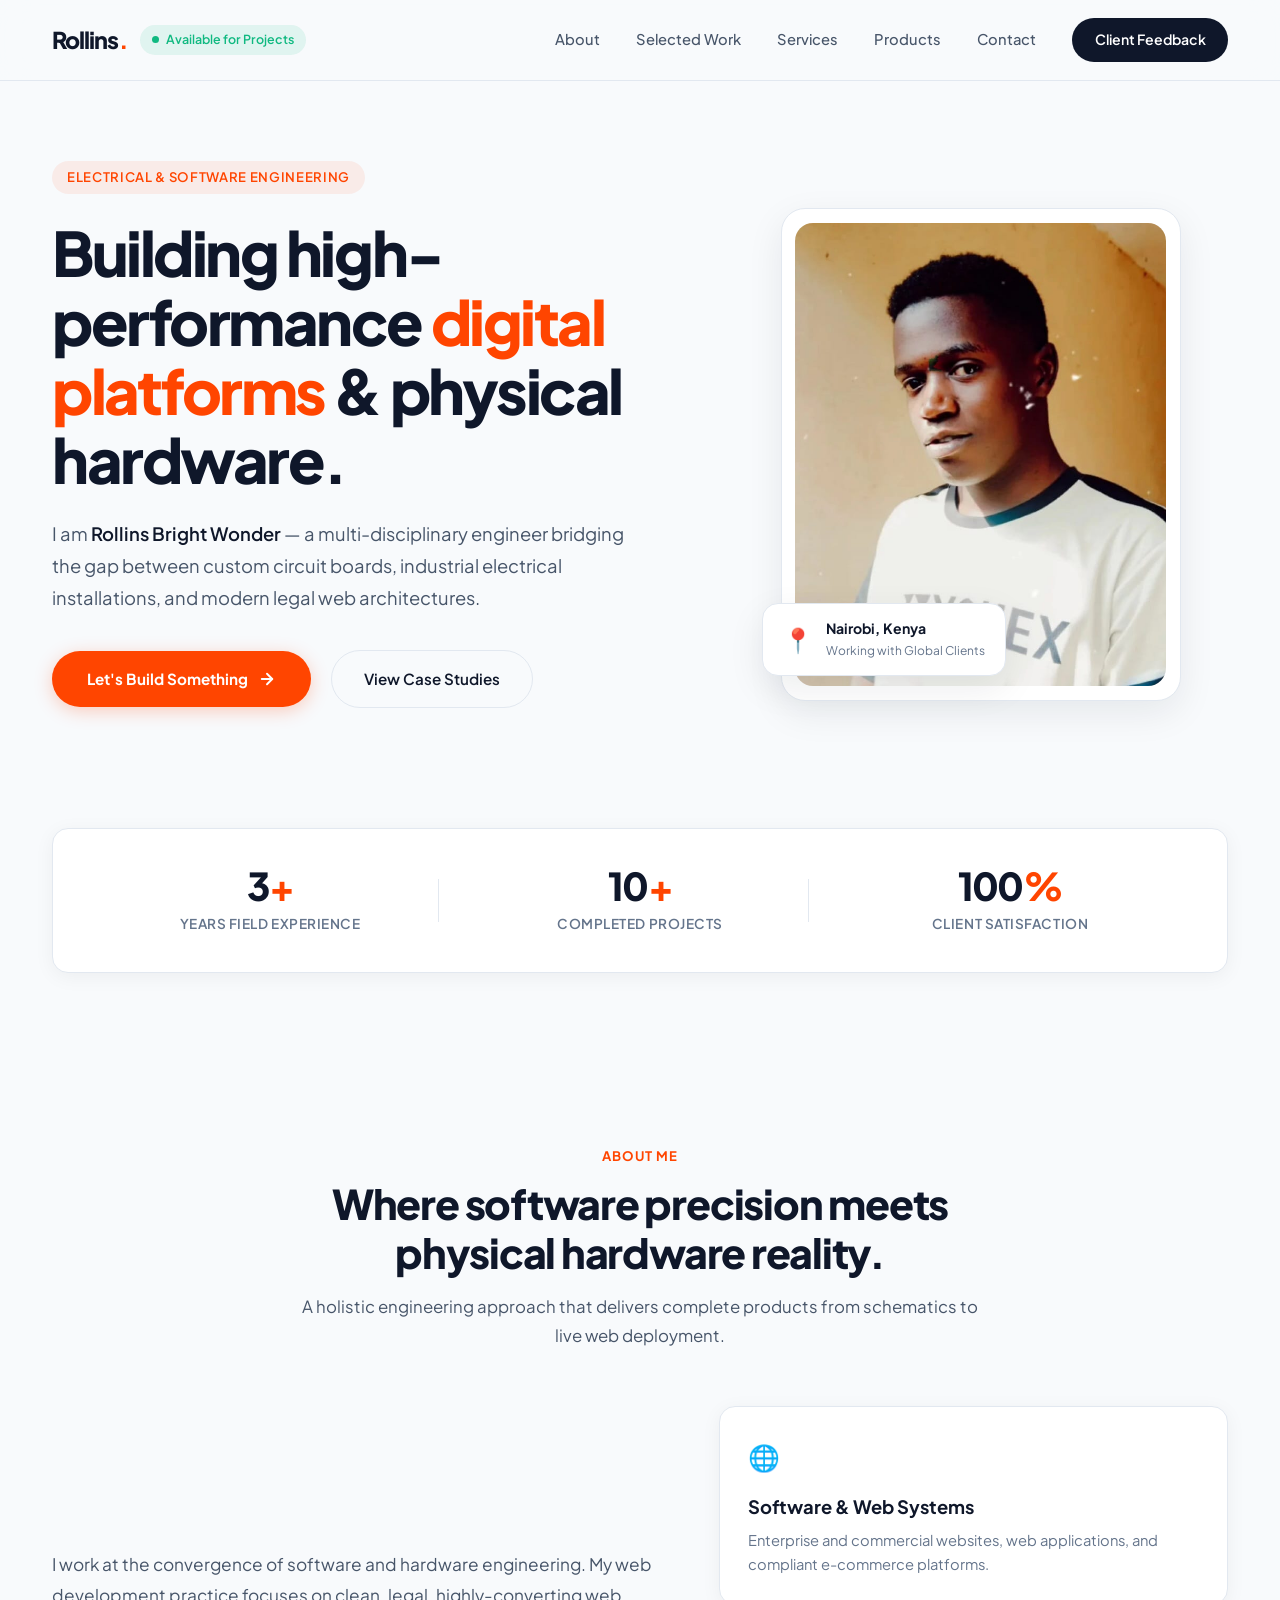
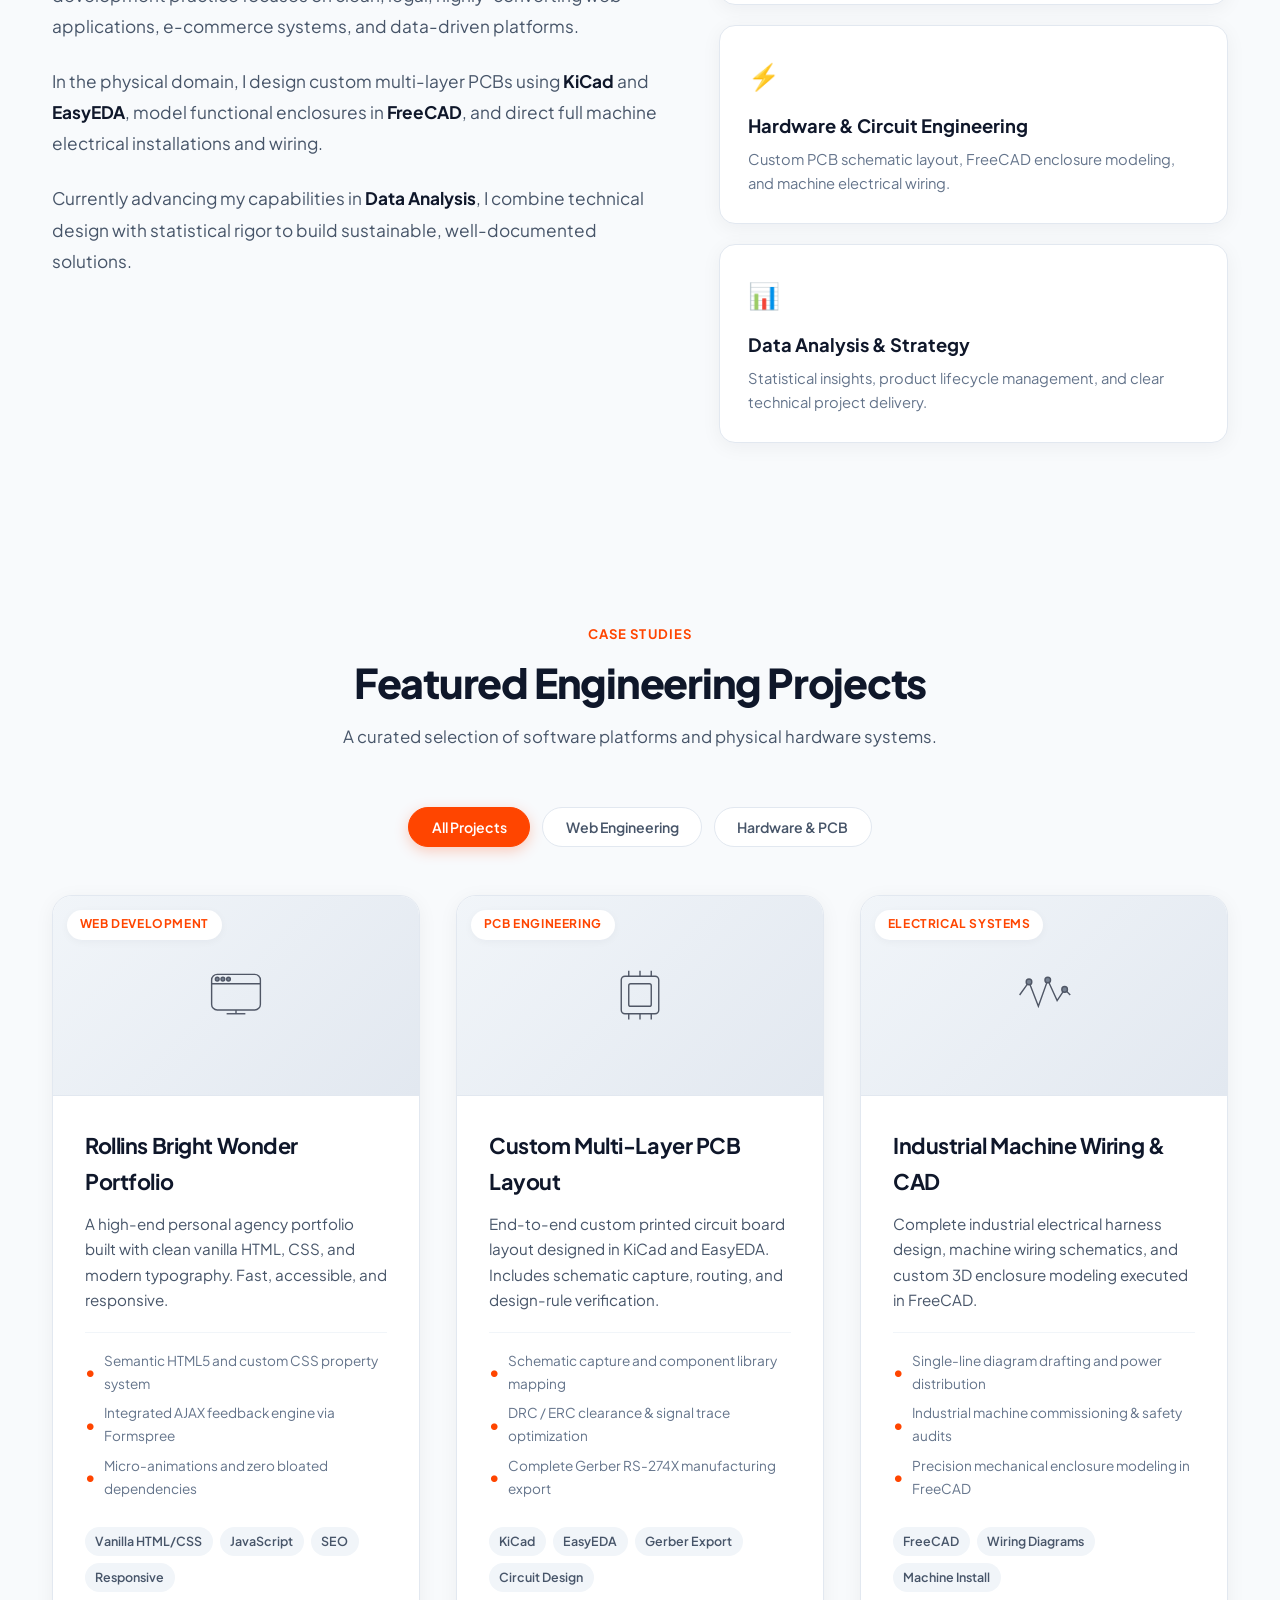
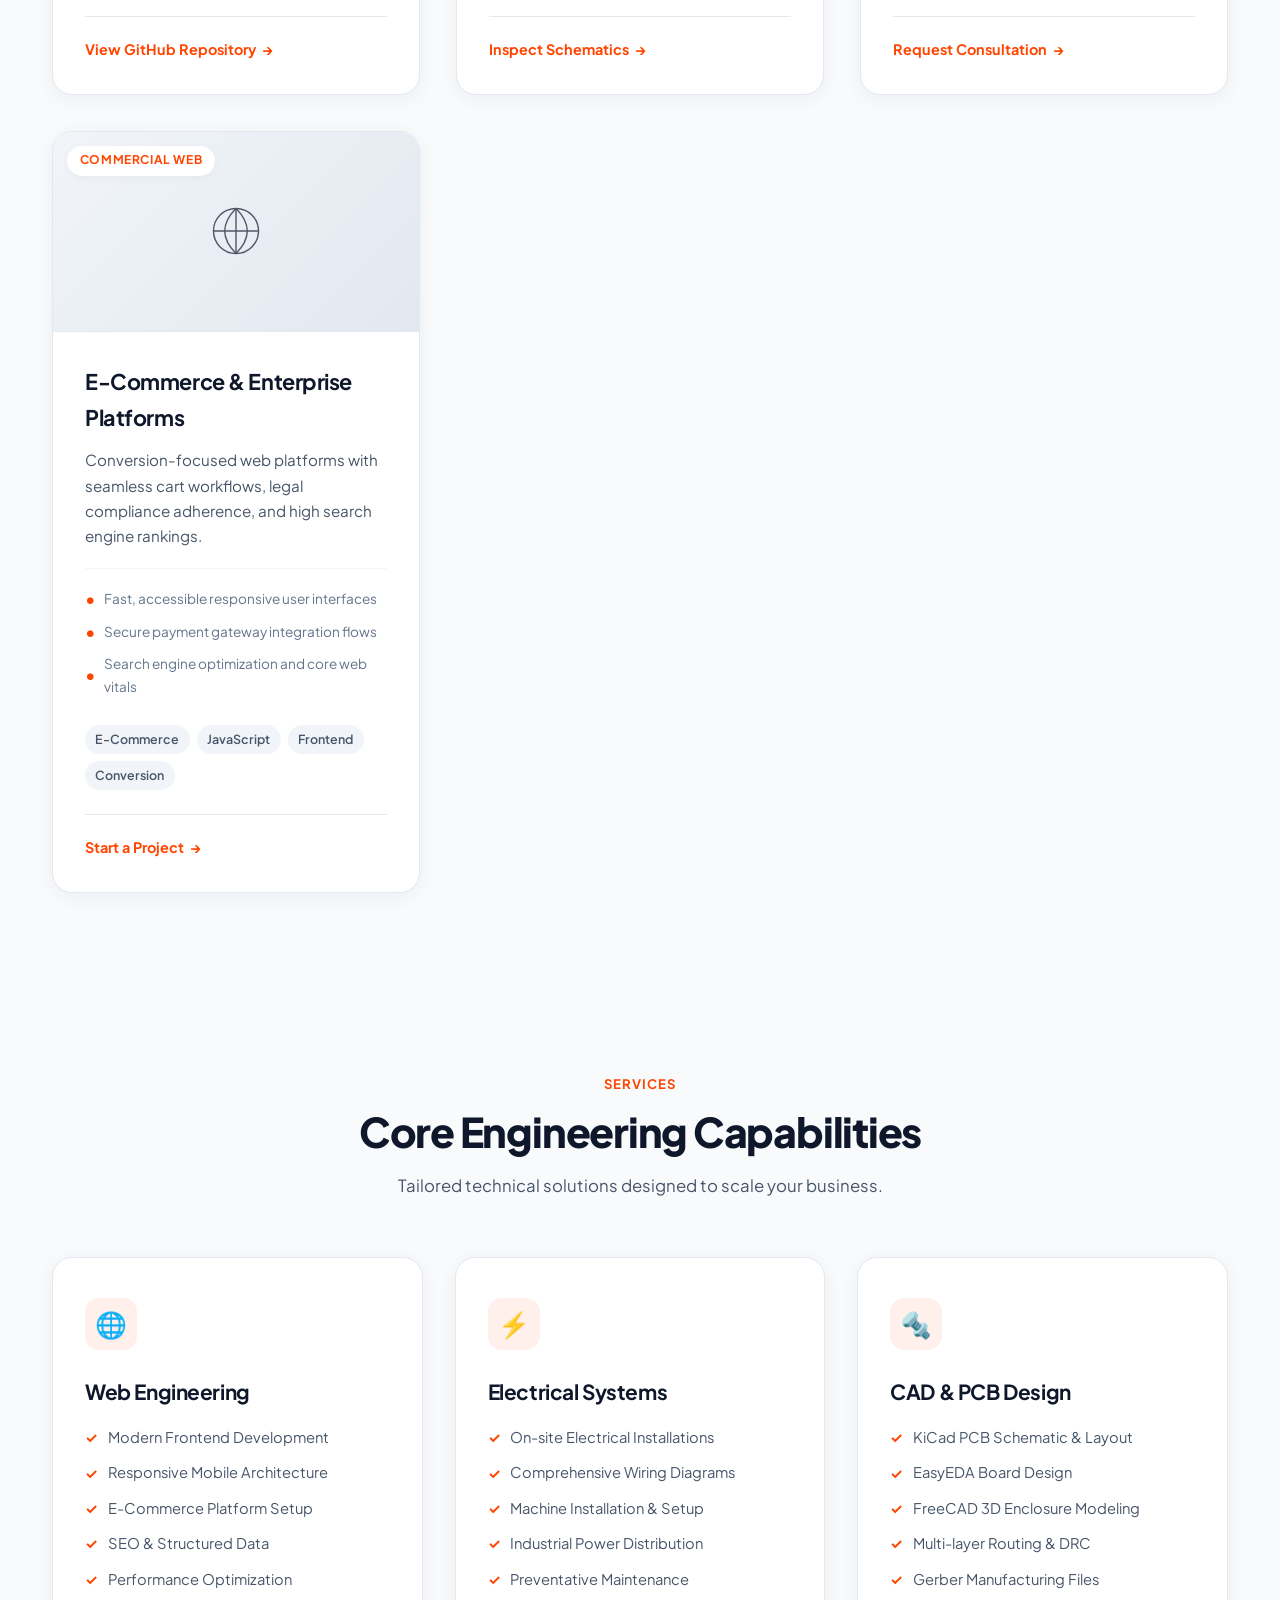
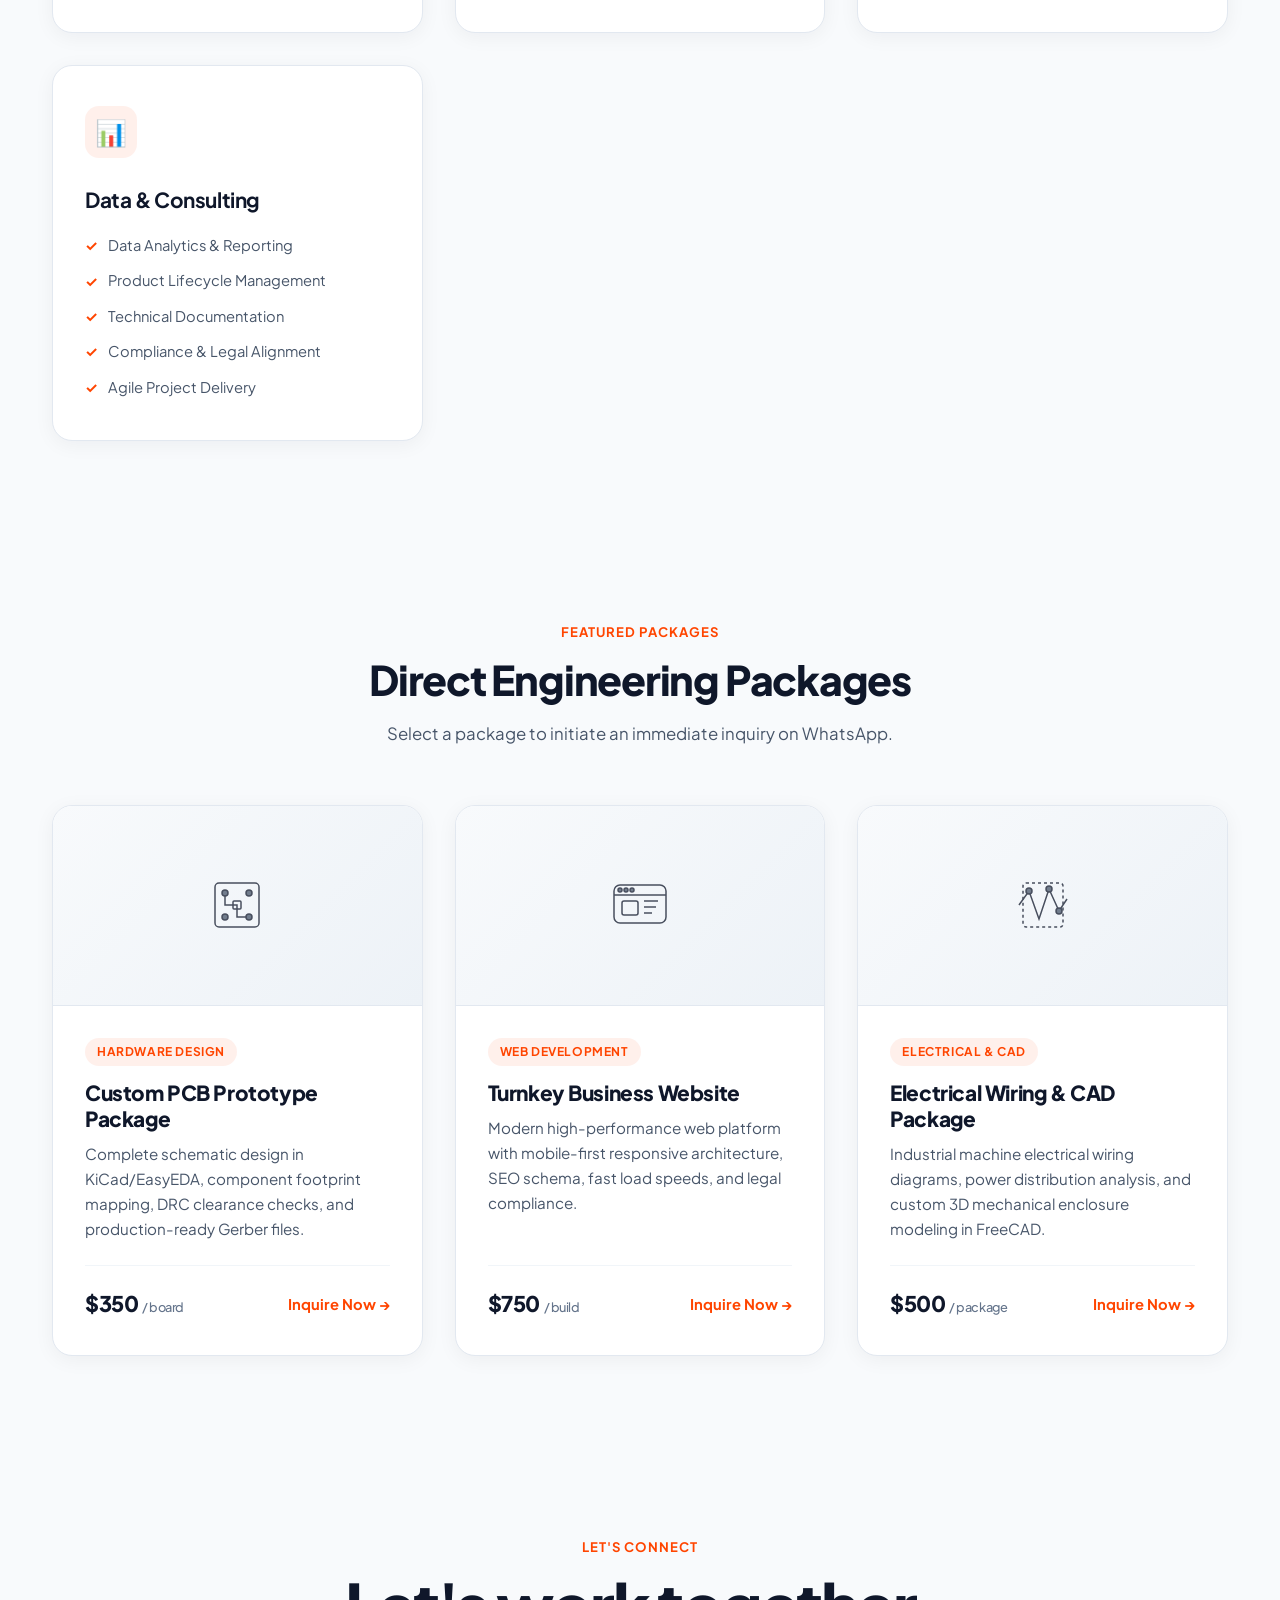
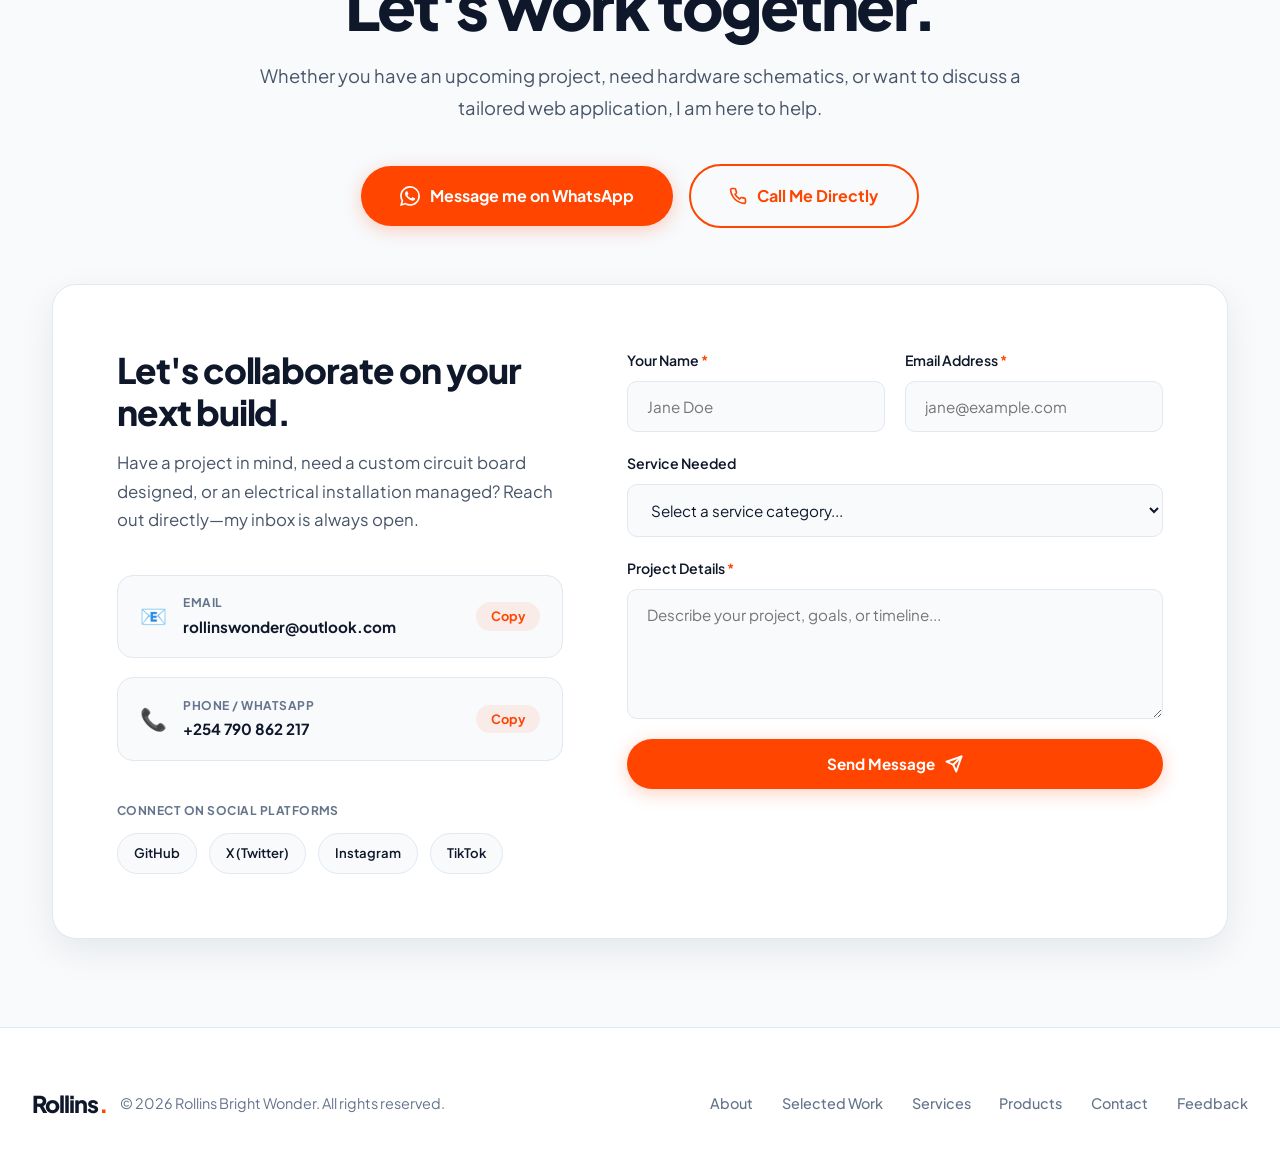
<file: index.html>
<!DOCTYPE html>
<html lang="en">
<head>
    <meta charset="UTF-8" />
    <meta name="viewport" content="width=device-width, initial-scale=1.0" />

    <!-- Technical SEO Metadata -->
    <title>Rollins Bright Wonder — Electrical &amp; Software Engineer</title>
    <meta name="description" content="Portfolio of Rollins Bright Wonder. Multi-disciplinary Electrical and Software Engineer delivering custom PCB designs, electrical machine installations, and high-performance legal web applications." />
    <meta name="keywords" content="Rollins Bright Wonder, Electrical Engineer, Software Engineer, PCB Designer, KiCad, EasyEDA, FreeCAD, Machine Installation, Web Development, Data Analysis Kenya" />
    <meta name="author" content="Rollins Bright Wonder" />
    <meta name="robots" content="index, follow" />
    <meta name="theme-color" content="#f8fafc" />

    <!-- Open Graph Metadata -->
    <meta property="og:type" content="profile" />
    <meta property="og:title" content="Rollins Bright Wonder — Engineer &amp; Consultant" />
    <meta property="og:description" content="Delivering high-performance digital products, custom PCB engineering, and electrical installations." />
    <meta property="og:image" content="profile.jpg" />
    <meta property="og:url" content="https://www.yourdomain.com/" />

    <!-- Favicon & Touch Icon -->
    <link rel="icon" type="image/svg+xml" href="favicon.svg" />
    <link rel="apple-touch-icon" href="profile.jpg" />

    <!-- Google Fonts: Plus Jakarta Sans & Inter -->
    <link rel="preconnect" href="https://fonts.googleapis.com">
    <link rel="preconnect" href="https://fonts.gstatic.com" crossorigin>
    <link href="https://fonts.googleapis.com/css2?family=Plus+Jakarta+Sans:wght@400;500;600;700;800&family=Inter:wght@400;500;600&display=swap" rel="stylesheet">

    <!-- Primary Stylesheet -->
    <link rel="stylesheet" href="styles.css" />

    <!-- JSON-LD Structured Data Schema -->
    <script type="application/ld+json">
    {
      "@context": "https://schema.org",
      "@type": "Person",
      "name": "Rollins Bright Wonder",
      "jobTitle": "Electrical & Software Engineer",
      "image": "profile.jpg",
      "description": "Multi-disciplinary engineer specializing in website development, electrical installations, PCB design (KiCad/EasyEDA), FreeCAD 3D CAD, and data analysis.",
      "url": "https://www.yourdomain.com/",
      "email": "rollinswonder@outlook.com",
      "telephone": "+254790862217",
      "sameAs": [
        "https://github.com/CsHift1",
        "https://x.com/RollinsBright",
        "https://www.instagram.com/r0ll1nsw0nder",
        "http://tiktok.com/@cshift4me"
      ]
    }
    </script>
</head>
<body>

    <!-- 01. CLEAN & MINIMAL NAVIGATION -->
    <header class="nav-wrapper" id="main-nav">
        <div class="nav-container">
            <div class="brand">
                <a href="#hero" class="brand-logo">Rollins<span>.</span></a>
                <div class="status-indicator">
                    <span class="status-dot"></span>
                    Available for Projects
                </div>
            </div>

            <nav class="nav-menu" id="nav-links">
                <a href="#about" class="nav-link">About</a>
                <a href="#projects" class="nav-link">Selected Work</a>
                <a href="#services" class="nav-link">Services</a>
                <a href="#products" class="nav-link">Products</a>
                <a href="#contact" class="nav-link">Contact</a>
                <a href="feedback.html" class="nav-cta-btn">Client Feedback</a>
            </nav>

            <button class="mobile-toggle" id="hamburger" aria-label="Toggle navigation">
                <span></span>
                <span></span>
                <span></span>
            </button>
        </div>
    </header>

    <!-- 02. HERO SECTION (THE "MIZKO" HERO) -->
    <main>
        <section class="hero-section" id="hero">
            <div class="hero-grid">
                <!-- Left: Headline & Actions -->
                <div class="hero-copy">
                    <div class="hero-tag">
                        Electrical &amp; Software Engineering
                    </div>

                    <h1 class="hero-heading">
                        Building high-performance <span class="accent">digital platforms</span> &amp; physical hardware.
                    </h1>

                    <p class="hero-lead">
                        I am <strong>Rollins Bright Wonder</strong> — a multi-disciplinary engineer bridging the gap between
                        custom circuit boards, industrial electrical installations, and modern legal web architectures.
                    </p>

                    <div class="hero-actions">
                        <a href="#contact" class="btn-primary">
                            <span>Let's Build Something</span>
                            <svg width="18" height="18" viewBox="0 0 24 24" fill="none" stroke="currentColor" stroke-width="2.5" stroke-linecap="round" stroke-linejoin="round"><line x1="5" y1="12" x2="19" y2="12"></line><polyline points="12 5 19 12 12 19"></polyline></svg>
                        </a>
                        <a href="#projects" class="btn-secondary">
                            View Case Studies
                        </a>
                    </div>
                </div>

                <!-- Right: High-Quality Portrait -->
                <div class="hero-visual">
                    <div class="hero-image-card">
                        <img src="profile.jpg" alt="Rollins Bright Wonder" class="hero-img" />
                        <div class="hero-badge-floating">
                            <span class="hero-badge-icon">📍</span>
                            <div class="hero-badge-content">
                                <h5>Nairobi, Kenya</h5>
                                <p>Working with Global Clients</p>
                            </div>
                        </div>
                    </div>
                </div>
            </div>
        </section>

        <!-- 03. THE "MIZKO" STATS BAR (FLOATING WHITE BOX WITH SOFT SHADOW) -->
        <section class="stats-bar-wrapper">
            <div class="stats-bar">
                <div class="stat-cell">
                    <div class="stat-number">3<span>+</span></div>
                    <div class="stat-label">Years Field Experience</div>
                </div>
                <div class="stat-cell">
                    <div class="stat-number">10<span>+</span></div>
                    <div class="stat-label">Completed Projects</div>
                </div>
                <div class="stat-cell">
                    <div class="stat-number">100<span>%</span></div>
                    <div class="stat-label">Client Satisfaction</div>
                </div>
            </div>
        </section>

        <!-- 04. ABOUT SECTION -->
        <section class="section" id="about">
            <div class="section-header">
                <span class="section-tag">About Me</span>
                <h2 class="section-title">Where software precision meets physical hardware reality.</h2>
                <p class="section-subtitle">
                    A holistic engineering approach that delivers complete products from schematics to live web deployment.
                </p>
            </div>

            <div class="about-grid">
                <div class="about-text">
                    <p>
                        I work at the convergence of software and hardware engineering. My web development practice focuses on
                        clean, legal, highly-converting web applications, e-commerce systems, and data-driven platforms.
                    </p>
                    <p>
                        In the physical domain, I design custom multi-layer PCBs using <strong>KiCad</strong> and <strong>EasyEDA</strong>,
                        model functional enclosures in <strong>FreeCAD</strong>, and direct full machine electrical installations and wiring.
                    </p>
                    <p>
                        Currently advancing my capabilities in <strong>Data Analysis</strong>, I combine technical design with statistical rigor
                        to build sustainable, well-documented solutions.
                    </p>
                </div>

                <div class="about-cards-list">
                    <div class="about-card">
                        <div class="about-card-icon">🌐</div>
                        <h4>Software &amp; Web Systems</h4>
                        <p>Enterprise and commercial websites, web applications, and compliant e-commerce platforms.</p>
                    </div>

                    <div class="about-card">
                        <div class="about-card-icon">⚡</div>
                        <h4>Hardware &amp; Circuit Engineering</h4>
                        <p>Custom PCB schematic layout, FreeCAD enclosure modeling, and machine electrical wiring.</p>
                    </div>

                    <div class="about-card">
                        <div class="about-card-icon">📊</div>
                        <h4>Data Analysis &amp; Strategy</h4>
                        <p>Statistical insights, product lifecycle management, and clear technical project delivery.</p>
                    </div>
                </div>
            </div>
        </section>

        <!-- 05. PROJECTS SECTION (AGENCY CASE STUDIES) -->
        <section class="section" id="projects">
            <div class="section-header">
                <span class="section-tag">Case Studies</span>
                <h2 class="section-title">Featured Engineering Projects</h2>
                <p class="section-subtitle">A curated selection of software platforms and physical hardware systems.</p>
            </div>

            <!-- Filter Pills -->
            <div class="project-filters">
                <button class="filter-btn active" data-filter="all">All Projects</button>
                <button class="filter-btn" data-filter="web">Web Engineering</button>
                <button class="filter-btn" data-filter="hardware">Hardware &amp; PCB</button>
            </div>

            <div class="projects-grid">
                <!-- Case Study 1 -->
                <article class="project-card" data-category="web">
                    <div class="project-thumbnail">
                        <span class="project-category-tag">Web Development</span>
                        <svg viewBox="0 0 64 64" xmlns="http://www.w3.org/2000/svg">
                            <rect x="6" y="10" width="52" height="38" rx="6"/>
                            <line x1="6" y1="20" x2="58" y2="20"/>
                            <circle cx="12" cy="15" r="2" fill="currentColor"/>
                            <circle cx="18" cy="15" r="2" fill="currentColor"/>
                            <circle cx="24" cy="15" r="2" fill="currentColor"/>
                            <line x1="22" y1="52" x2="42" y2="52"/>
                            <line x1="32" y1="48" x2="32" y2="52"/>
                        </svg>
                    </div>
                    <div class="project-content">
                        <h3 class="project-title">Rollins Bright Wonder Portfolio</h3>
                        <p class="project-desc">
                            A high-end personal agency portfolio built with clean vanilla HTML, CSS, and modern typography. Fast, accessible, and responsive.
                        </p>
                        <ul class="project-specs">
                            <li>Semantic HTML5 and custom CSS property system</li>
                            <li>Integrated AJAX feedback engine via Formspree</li>
                            <li>Micro-animations and zero bloated dependencies</li>
                        </ul>
                        <div class="project-tags">
                            <span>Vanilla HTML/CSS</span>
                            <span>JavaScript</span>
                            <span>SEO</span>
                            <span>Responsive</span>
                        </div>
                        <div class="project-footer">
                            <a href="https://github.com/CsHift1" target="_blank" rel="noopener noreferrer" class="project-link">
                                <span>View GitHub Repository</span> →
                            </a>
                        </div>
                    </div>
                </article>

                <!-- Case Study 2 -->
                <article class="project-card" data-category="hardware">
                    <div class="project-thumbnail">
                        <span class="project-category-tag">PCB Engineering</span>
                        <svg viewBox="0 0 64 64" xmlns="http://www.w3.org/2000/svg">
                            <rect x="12" y="12" width="40" height="40" rx="4"/>
                            <rect x="20" y="20" width="24" height="24" rx="2"/>
                            <line x1="20" y1="6" x2="20" y2="12"/>
                            <line x1="32" y1="6" x2="32" y2="12"/>
                            <line x1="44" y1="6" x2="44" y2="12"/>
                            <line x1="20" y1="52" x2="20" y2="58"/>
                            <line x1="32" y1="52" x2="32" y2="58"/>
                            <line x1="44" y1="52" x2="44" y2="58"/>
                        </svg>
                    </div>
                    <div class="project-content">
                        <h3 class="project-title">Custom Multi-Layer PCB Layout</h3>
                        <p class="project-desc">
                            End-to-end custom printed circuit board layout designed in KiCad and EasyEDA. Includes schematic capture, routing, and design-rule verification.
                        </p>
                        <ul class="project-specs">
                            <li>Schematic capture and component library mapping</li>
                            <li>DRC / ERC clearance &amp; signal trace optimization</li>
                            <li>Complete Gerber RS-274X manufacturing export</li>
                        </ul>
                        <div class="project-tags">
                            <span>KiCad</span>
                            <span>EasyEDA</span>
                            <span>Gerber Export</span>
                            <span>Circuit Design</span>
                        </div>
                        <div class="project-footer">
                            <a href="https://github.com/CsHift1" target="_blank" rel="noopener noreferrer" class="project-link">
                                <span>Inspect Schematics</span> →
                            </a>
                        </div>
                    </div>
                </article>

                <!-- Case Study 3 -->
                <article class="project-card" data-category="hardware">
                    <div class="project-thumbnail">
                        <span class="project-category-tag">Electrical Systems</span>
                        <svg viewBox="0 0 64 64" xmlns="http://www.w3.org/2000/svg">
                            <polyline points="6,32 16,18 26,44 36,16 46,38 54,26 60,32"/>
                            <circle cx="16" cy="18" r="3" fill="currentColor"/>
                            <circle cx="36" cy="16" r="3" fill="currentColor"/>
                            <circle cx="54" cy="26" r="3" fill="currentColor"/>
                        </svg>
                    </div>
                    <div class="project-content">
                        <h3 class="project-title">Industrial Machine Wiring &amp; CAD</h3>
                        <p class="project-desc">
                            Complete industrial electrical harness design, machine wiring schematics, and custom 3D enclosure modeling executed in FreeCAD.
                        </p>
                        <ul class="project-specs">
                            <li>Single-line diagram drafting and power distribution</li>
                            <li>Industrial machine commissioning &amp; safety audits</li>
                            <li>Precision mechanical enclosure modeling in FreeCAD</li>
                        </ul>
                        <div class="project-tags">
                            <span>FreeCAD</span>
                            <span>Wiring Diagrams</span>
                            <span>Machine Install</span>
                        </div>
                        <div class="project-footer">
                            <a href="#contact" class="project-link">
                                <span>Request Consultation</span> →
                            </a>
                        </div>
                    </div>
                </article>

                <!-- Case Study 4 -->
                <article class="project-card" data-category="web">
                    <div class="project-thumbnail">
                        <span class="project-category-tag">Commercial Web</span>
                        <svg viewBox="0 0 64 64" xmlns="http://www.w3.org/2000/svg">
                            <circle cx="32" cy="32" r="24"/>
                            <line x1="32" y1="8" x2="32" y2="56"/>
                            <line x1="8" y1="32" x2="56" y2="32"/>
                            <path d="M 32 8 Q 44 20 44 32 Q 44 44 32 56"/>
                            <path d="M 32 8 Q 20 20 20 32 Q 20 44 32 56"/>
                        </svg>
                    </div>
                    <div class="project-content">
                        <h3 class="project-title">E-Commerce &amp; Enterprise Platforms</h3>
                        <p class="project-desc">
                            Conversion-focused web platforms with seamless cart workflows, legal compliance adherence, and high search engine rankings.
                        </p>
                        <ul class="project-specs">
                            <li>Fast, accessible responsive user interfaces</li>
                            <li>Secure payment gateway integration flows</li>
                            <li>Search engine optimization and core web vitals</li>
                        </ul>
                        <div class="project-tags">
                            <span>E-Commerce</span>
                            <span>JavaScript</span>
                            <span>Frontend</span>
                            <span>Conversion</span>
                        </div>
                        <div class="project-footer">
                            <a href="#contact" class="project-link">
                                <span>Start a Project</span> →
                            </a>
                        </div>
                    </div>
                </article>
            </div>
        </section>

        <!-- 06. SERVICES SECTION -->
        <section class="section" id="services">
            <div class="section-header">
                <span class="section-tag">Services</span>
                <h2 class="section-title">Core Engineering Capabilities</h2>
                <p class="section-subtitle">Tailored technical solutions designed to scale your business.</p>
            </div>

            <div class="services-grid">
                <div class="service-card">
                    <div class="service-icon">🌐</div>
                    <h3>Web Engineering</h3>
                    <ul class="service-list">
                        <li>Modern Frontend Development</li>
                        <li>Responsive Mobile Architecture</li>
                        <li>E-Commerce Platform Setup</li>
                        <li>SEO &amp; Structured Data</li>
                        <li>Performance Optimization</li>
                    </ul>
                </div>

                <div class="service-card">
                    <div class="service-icon">⚡</div>
                    <h3>Electrical Systems</h3>
                    <ul class="service-list">
                        <li>On-site Electrical Installations</li>
                        <li>Comprehensive Wiring Diagrams</li>
                        <li>Machine Installation &amp; Setup</li>
                        <li>Industrial Power Distribution</li>
                        <li>Preventative Maintenance</li>
                    </ul>
                </div>

                <div class="service-card">
                    <div class="service-icon">🔩</div>
                    <h3>CAD &amp; PCB Design</h3>
                    <ul class="service-list">
                        <li>KiCad PCB Schematic &amp; Layout</li>
                        <li>EasyEDA Board Design</li>
                        <li>FreeCAD 3D Enclosure Modeling</li>
                        <li>Multi-layer Routing &amp; DRC</li>
                        <li>Gerber Manufacturing Files</li>
                    </ul>
                </div>

                <div class="service-card">
                    <div class="service-icon">📊</div>
                    <h3>Data &amp; Consulting</h3>
                    <ul class="service-list">
                        <li>Data Analytics &amp; Reporting</li>
                        <li>Product Lifecycle Management</li>
                        <li>Technical Documentation</li>
                        <li>Compliance &amp; Legal Alignment</li>
                        <li>Agile Project Delivery</li>
                    </ul>
                </div>
            </div>
        </section>

        <!-- 07. PRODUCT GRID SECTION (CLICKABLE PRODUCT CARDS) -->
        <section class="section" id="products">
            <div class="section-header">
                <span class="section-tag">Featured Packages</span>
                <h2 class="section-title">Direct Engineering Packages</h2>
                <p class="section-subtitle">Select a package to initiate an immediate inquiry on WhatsApp.</p>
            </div>

            <div class="products-grid">
                <!-- Product Card 1 -->
                <a href="https://wa.me/1234567890?text=Hi,%20I'm%20interested%20in%20Custom%20PCB%20Prototype%20Package." target="_blank" rel="noopener noreferrer" class="product-card-link">
                    <div class="product-image-container">
                        <svg viewBox="0 0 64 64" xmlns="http://www.w3.org/2000/svg">
                            <rect x="10" y="10" width="44" height="44" rx="4"/>
                            <circle cx="20" cy="20" r="3" fill="currentColor"/>
                            <circle cx="44" cy="20" r="3" fill="currentColor"/>
                            <circle cx="20" cy="44" r="3" fill="currentColor"/>
                            <circle cx="44" cy="44" r="3" fill="currentColor"/>
                            <path d="M20 23 V32 H32 V44 H41"/>
                            <rect x="28" y="28" width="8" height="8" rx="1"/>
                        </svg>
                    </div>
                    <div class="product-card-body">
                        <span class="product-tag-pill">Hardware Design</span>
                        <h3 class="product-card-title">Custom PCB Prototype Package</h3>
                        <p class="product-card-desc">
                            Complete schematic design in KiCad/EasyEDA, component footprint mapping, DRC clearance checks, and production-ready Gerber files.
                        </p>
                        <div class="product-card-footer">
                            <div class="product-card-price">$350 <span>/ board</span></div>
                            <span class="product-cta-link">Inquire Now →</span>
                        </div>
                    </div>
                </a>

                <!-- Product Card 2 -->
                <a href="https://wa.me/1234567890?text=Hi,%20I'm%20interested%20in%20Turnkey%20Business%20Website." target="_blank" rel="noopener noreferrer" class="product-card-link">
                    <div class="product-image-container">
                        <svg viewBox="0 0 64 64" xmlns="http://www.w3.org/2000/svg">
                            <rect x="6" y="12" width="52" height="38" rx="6"/>
                            <line x1="6" y1="22" x2="58" y2="22"/>
                            <circle cx="12" cy="17" r="2" fill="currentColor"/>
                            <circle cx="18" cy="17" r="2" fill="currentColor"/>
                            <circle cx="24" cy="17" r="2" fill="currentColor"/>
                            <rect x="14" y="28" width="16" height="14" rx="2"/>
                            <line x1="36" y1="28" x2="50" y2="28"/>
                            <line x1="36" y1="34" x2="48" y2="34"/>
                            <line x1="36" y1="40" x2="44" y2="40"/>
                        </svg>
                    </div>
                    <div class="product-card-body">
                        <span class="product-tag-pill">Web Development</span>
                        <h3 class="product-card-title">Turnkey Business Website</h3>
                        <p class="product-card-desc">
                            Modern high-performance web platform with mobile-first responsive architecture, SEO schema, fast load speeds, and legal compliance.
                        </p>
                        <div class="product-card-footer">
                            <div class="product-card-price">$750 <span>/ build</span></div>
                            <span class="product-cta-link">Inquire Now →</span>
                        </div>
                    </div>
                </a>

                <!-- Product Card 3 -->
                <a href="https://wa.me/1234567890?text=Hi,%20I'm%20interested%20in%20Electrical%20Wiring%20and%20CAD%20Package." target="_blank" rel="noopener noreferrer" class="product-card-link">
                    <div class="product-image-container">
                        <svg viewBox="0 0 64 64" xmlns="http://www.w3.org/2000/svg">
                            <polyline points="8,32 18,18 28,46 38,16 48,38 56,26"/>
                            <circle cx="18" cy="18" r="3" fill="currentColor"/>
                            <circle cx="38" cy="16" r="3" fill="currentColor"/>
                            <circle cx="48" cy="38" r="3" fill="currentColor"/>
                            <rect x="12" y="10" width="40" height="44" rx="3" stroke-dasharray="3 3"/>
                        </svg>
                    </div>
                    <div class="product-card-body">
                        <span class="product-tag-pill">Electrical &amp; CAD</span>
                        <h3 class="product-card-title">Electrical Wiring &amp; CAD Package</h3>
                        <p class="product-card-desc">
                            Industrial machine electrical wiring diagrams, power distribution analysis, and custom 3D mechanical enclosure modeling in FreeCAD.
                        </p>
                        <div class="product-card-footer">
                            <div class="product-card-price">$500 <span>/ package</span></div>
                            <span class="product-cta-link">Inquire Now →</span>
                        </div>
                    </div>
                </a>
            </div>
        </section>

        <!-- 08. CONTACT SECTION (WHATSAPP & CALL BUTTONS + CONSULTATION) -->
        <section class="section" id="contact">
            <div class="contact-hero-banner">
                <span class="section-tag">Let's Connect</span>
                <h2 class="contact-hero-headline">Let's work together.</h2>
                <p class="contact-hero-subtext">
                    Whether you have an upcoming project, need hardware schematics, or want to discuss a tailored web application, I am here to help.
                </p>

                <!-- Side-by-side Contact Action Buttons (16px gap, Pill-shaped) -->
                <div class="contact-buttons-group">
                    <a href="https://wa.me/1234567890?text=Hello!%20I%20saw%20your%20website%20and%20I'd%20like%20to%20know%20more." target="_blank" rel="noopener noreferrer" class="btn-whatsapp-primary">
                        <svg viewBox="0 0 24 24" xmlns="http://www.w3.org/2000/svg">
                            <path d="M17.472 14.382c-.297-.149-1.758-.867-2.03-.967-.273-.099-.471-.148-.67.15-.197.297-.767.966-.94 1.164-.173.199-.347.223-.644.075-.297-.15-1.255-.463-2.39-1.475-.883-.788-1.48-1.761-1.653-2.059-.173-.297-.018-.458.13-.606.134-.133.298-.347.446-.52.149-.174.198-.298.298-.497.099-.198.05-.371-.025-.52-.075-.149-.669-1.612-.916-2.207-.242-.579-.487-.5-.669-.51-.173-.008-.371-.01-.57-.01-.198 0-.52.074-.792.372-.272.297-1.04 1.016-1.04 2.479 0 1.462 1.065 2.875 1.213 3.074.149.198 2.096 3.2 5.077 4.487.709.306 1.262.489 1.694.625.712.227 1.36.195 1.871.118.571-.085 1.758-.719 2.006-1.413.248-.694.248-1.289.173-1.414-.074-.124-.272-.198-.57-.347m-5.421 7.403h-.004a9.87 9.87 0 01-5.031-1.378l-.361-.214-3.741.982.998-3.648-.235-.374a9.86 9.86 0 01-1.51-5.26c.001-5.45 4.436-9.884 9.888-9.884 2.64 0 5.122 1.03 6.988 2.898a9.825 9.825 0 012.893 6.994c-.003 5.45-4.437 9.884-9.886 9.884m8.413-18.297A11.815 11.815 0 0012.05 0C5.495 0 .16 5.335.157 11.892c0 2.096.547 4.142 1.588 5.945L.057 24l6.305-1.654a11.882 11.882 0 005.683 1.448h.005c6.554 0 11.89-5.335 11.893-11.893a11.821 11.821 0 00-3.48-8.413Z"/>
                        </svg>
                        <span>Message me on WhatsApp</span>
                    </a>

                    <a href="tel:+1234567890" class="btn-call-secondary">
                        <svg viewBox="0 0 24 24">
                            <path d="M22 16.92v3a2 2 0 0 1-2.18 2 19.79 19.79 0 0 1-8.63-3.07 19.5 19.5 0 0 1-6-6 19.79 19.79 0 0 1-3.07-8.67A2 2 0 0 1 4.11 2h3a2 2 0 0 1 2 1.72 12.84 12.84 0 0 0 .7 2.81 2 2 0 0 1-.45 2.11L8.09 9.91a16 16 0 0 0 6 6l1.27-1.27a2 2 0 0 1 2.11-.45 12.84 12.84 0 0 0 2.81.7A2 2 0 0 1 22 16.92z"/>
                        </svg>
                        <span>Call Me Directly</span>
                    </a>
                </div>
            </div>

            <!-- Detailed Consultation Card -->
            <div class="contact-card-wrapper">
                <!-- Left: Contact Details -->
                <div class="contact-info">
                    <h3>Let's collaborate on your next build.</h3>
                    <p>
                        Have a project in mind, need a custom circuit board designed, or an electrical installation managed?
                        Reach out directly—my inbox is always open.
                    </p>

                    <div class="contact-methods">
                        <div class="contact-method-item">
                            <div class="contact-method-left">
                                <span class="contact-method-icon">📧</span>
                                <div>
                                    <div class="contact-method-label">Email</div>
                                    <div class="contact-method-value">rollinswonder@outlook.com</div>
                                </div>
                            </div>
                            <button class="copy-button" data-copy="rollinswonder@outlook.com" onclick="copyToClipboard(this, event)">Copy</button>
                        </div>

                        <div class="contact-method-item">
                            <div class="contact-method-left">
                                <span class="contact-method-icon">📞</span>
                                <div>
                                    <div class="contact-method-label">Phone / WhatsApp</div>
                                    <div class="contact-method-value">+254 790 862 217</div>
                                </div>
                            </div>
                            <button class="copy-button" data-copy="+254790862217" onclick="copyToClipboard(this, event)">Copy</button>
                        </div>
                    </div>

                    <div class="contact-method-label" style="margin-bottom: 0.75rem;">Connect on Social Platforms</div>
                    <div class="social-links">
                        <a href="https://github.com/CsHift1" target="_blank" rel="noopener noreferrer" class="social-pill">GitHub</a>
                        <a href="https://x.com/RollinsBright" target="_blank" rel="noopener noreferrer" class="social-pill">X (Twitter)</a>
                        <a href="https://www.instagram.com/r0ll1nsw0nder" target="_blank" rel="noopener noreferrer" class="social-pill">Instagram</a>
                        <a href="http://tiktok.com/@cshift4me" target="_blank" rel="noopener noreferrer" class="social-pill">TikTok</a>
                    </div>
                </div>

                <!-- Right: Clean Contact Form -->
                <form class="agency-form" id="contact-form" action="https://formspree.io/f/YOUR_FORM_ID" method="POST">
                    <div class="form-row">
                        <div class="form-field">
                            <label for="cf-name">Your Name <span>*</span></label>
                            <input type="text" id="cf-name" name="name" placeholder="Jane Doe" required />
                        </div>
                        <div class="form-field">
                            <label for="cf-email">Email Address <span>*</span></label>
                            <input type="email" id="cf-email" name="email" placeholder="jane@example.com" required />
                        </div>
                    </div>

                    <div class="form-field">
                        <label for="cf-service">Service Needed</label>
                        <select id="cf-service" name="service">
                            <option value="" disabled selected>Select a service category...</option>
                            <optgroup label="Software &amp; Web">
                                <option value="web-development">Web Application Development</option>
                                <option value="ecommerce-build">E-Commerce Setup</option>
                                <option value="seo-optimization">SEO &amp; Performance Audit</option>
                            </optgroup>
                            <optgroup label="Hardware &amp; Electrical">
                                <option value="pcb-design">Custom PCB Layout (KiCad / EasyEDA)</option>
                                <option value="machine-wiring">Electrical Machine Wiring</option>
                                <option value="cad-modeling">3D CAD Modeling (FreeCAD)</option>
                            </optgroup>
                            <optgroup label="Consulting">
                                <option value="data-analysis">Data Analysis &amp; Insights</option>
                                <option value="project-management">Project Management</option>
                            </optgroup>
                        </select>
                    </div>

                    <div class="form-field">
                        <label for="cf-message">Project Details <span>*</span></label>
                        <textarea id="cf-message" name="message" rows="5" placeholder="Describe your project, goals, or timeline..." required></textarea>
                    </div>

                    <div class="form-status-alert" id="form-status"></div>

                    <div>
                        <button type="submit" class="btn-primary" style="width: 100%; justify-content: center;">
                            <span>Send Message</span>
                            <svg width="18" height="18" viewBox="0 0 24 24" fill="none" stroke="currentColor" stroke-width="2.5" stroke-linecap="round" stroke-linejoin="round"><line x1="22" y1="2" x2="11" y2="13"></line><polygon points="22 2 15 22 11 13 2 9 22 2"></polygon></svg>
                        </button>
                    </div>
                </form>
            </div>
        </section>
    </main>

    <!-- 09. AGENCY FOOTER -->
    <footer class="agency-footer">
        <div class="footer-inner">
            <div class="brand">
                <a href="#hero" class="brand-logo">Rollins<span>.</span></a>
                <div class="footer-copy">
                    &copy; <span id="year"></span> Rollins Bright Wonder. All rights reserved.
                </div>
            </div>

            <div class="footer-links">
                <a href="#about">About</a>
                <a href="#projects">Selected Work</a>
                <a href="#services">Services</a>
                <a href="#products">Products</a>
                <a href="#contact">Contact</a>
                <a href="feedback.html">Feedback</a>
            </div>
        </div>
    </footer>

    <!-- Back to Top Button -->
    <button class="back-to-top" id="back-to-top" aria-label="Back to top" title="Back to top">
        <svg width="18" height="18" viewBox="0 0 24 24" fill="none" stroke="currentColor" stroke-width="2.5" stroke-linecap="round" stroke-linejoin="round"><polyline points="18 15 12 9 6 15"></polyline></svg>
    </button>

    <!-- Toast Notification -->
    <div class="toast-notice" id="toast" aria-live="polite"></div>

    <!-- Client-side Scripts -->
    <script src="script.js"></script>
</body>
</html>
</file>
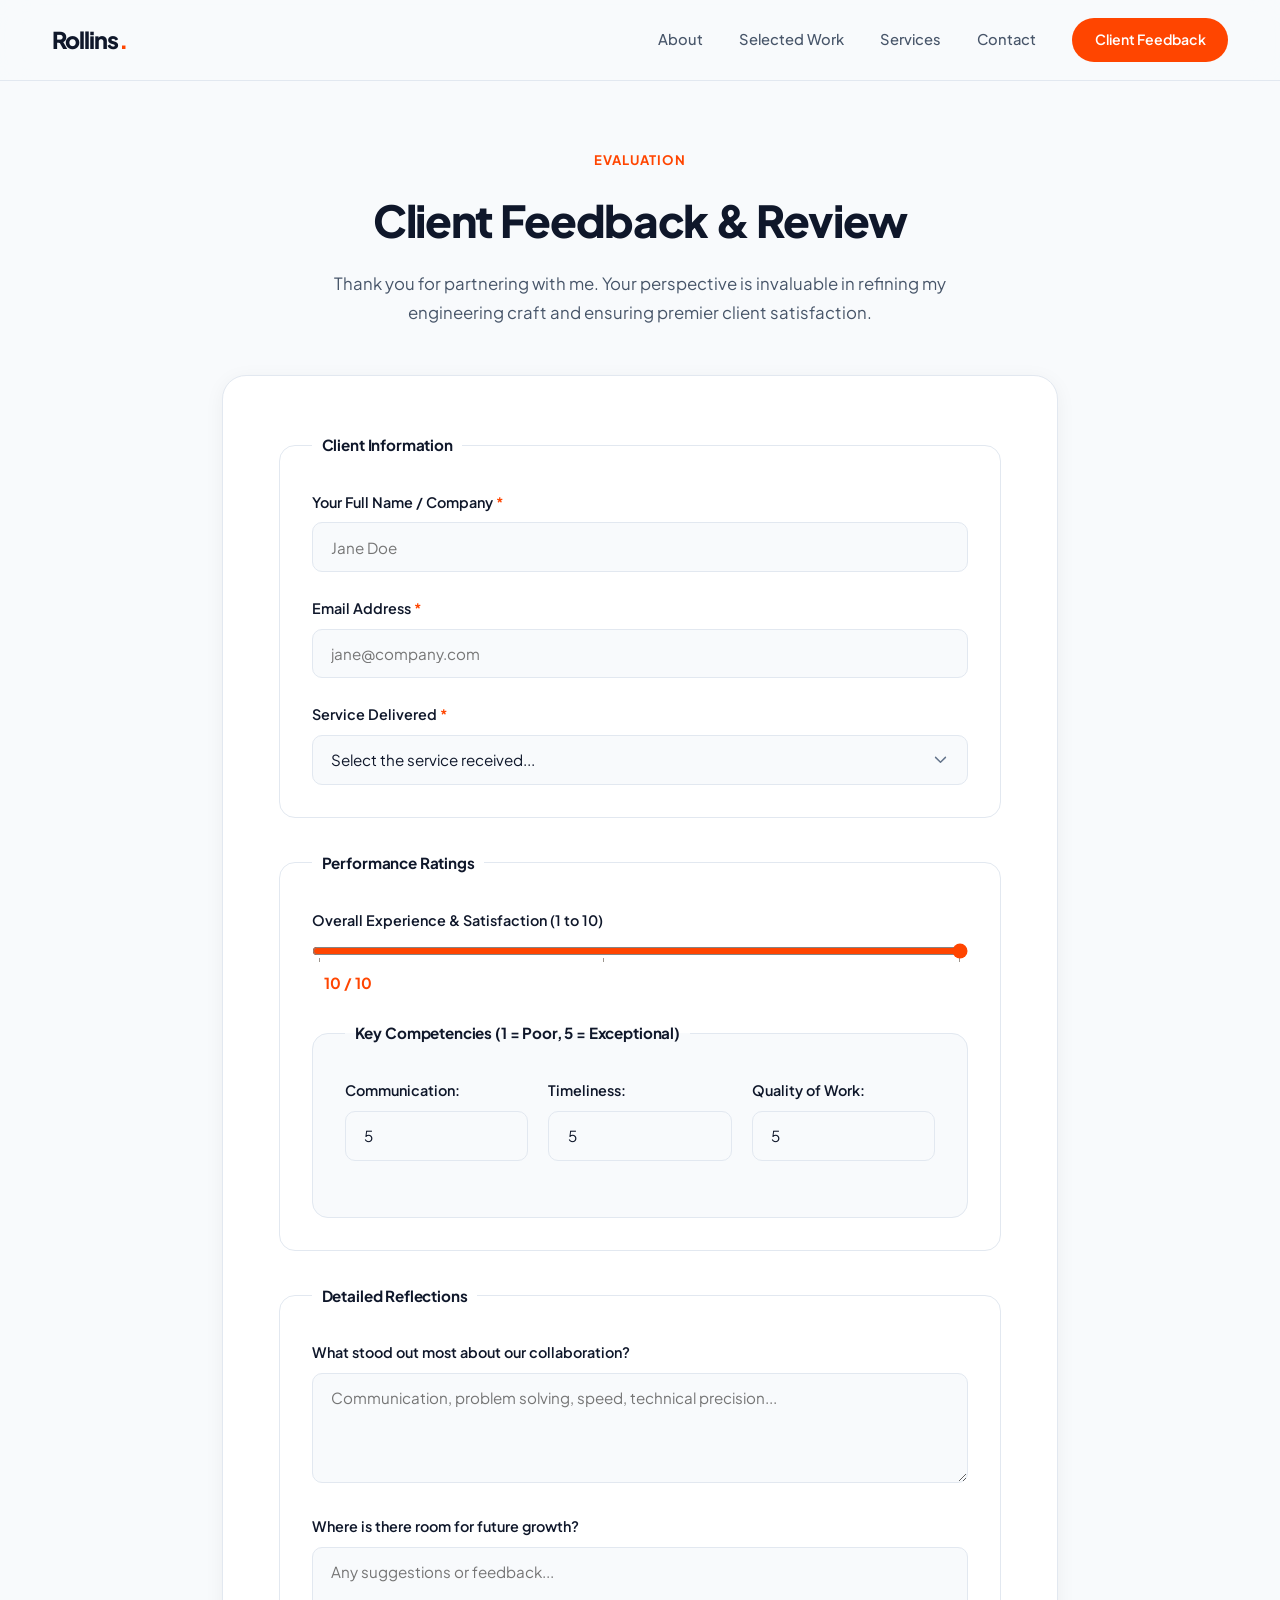
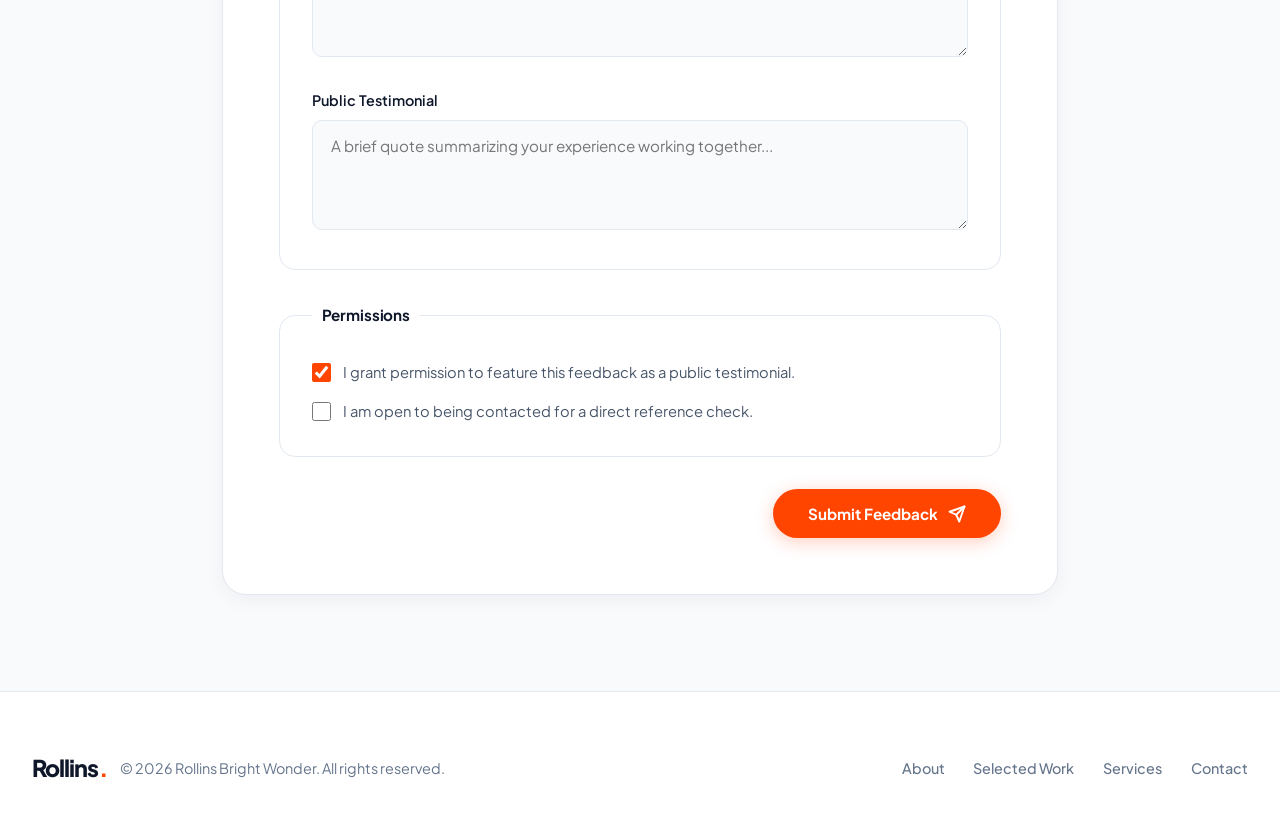
<file: feedback.html>
<!DOCTYPE html>
<html lang="en">
<head>
    <meta charset="UTF-8" />
    <meta name="viewport" content="width=device-width, initial-scale=1.0" />
    <title>Client Feedback &amp; Review — Rollins Bright Wonder</title>
    <meta name="robots" content="noindex, nofollow" />
    <meta name="theme-color" content="#f8fafc" />

    <!-- Favicon -->
    <link rel="icon" type="image/svg+xml" href="favicon.svg" />
    <link rel="apple-touch-icon" href="profile.jpg" />

    <!-- Fonts -->
    <link rel="preconnect" href="https://fonts.googleapis.com">
    <link rel="preconnect" href="https://fonts.gstatic.com" crossorigin>
    <link href="https://fonts.googleapis.com/css2?family=Plus+Jakarta+Sans:wght@400;500;600;700;800&family=Inter:wght@400;500;600&display=swap" rel="stylesheet">
    
    <!-- Link to Main Styles and Feedback Styles -->
    <link rel="stylesheet" href="styles.css" />
    <link rel="stylesheet" href="feedback.css" />
</head>
<body>

    <!-- NAVIGATION -->
    <header class="nav-wrapper" id="main-nav">
        <div class="nav-container">
            <div class="brand">
                <a href="index.html#hero" class="brand-logo">Rollins<span>.</span></a>
            </div>

            <nav class="nav-menu" id="nav-links">
                <a href="index.html#about" class="nav-link">About</a>
                <a href="index.html#projects" class="nav-link">Selected Work</a>
                <a href="index.html#services" class="nav-link">Services</a>
                <a href="index.html#contact" class="nav-link">Contact</a>
                <a href="feedback.html" class="nav-cta-btn" style="background: var(--color-primary);">Client Feedback</a>
            </nav>

            <button class="mobile-toggle" id="hamburger" aria-label="Toggle navigation">
                <span></span>
                <span></span>
                <span></span>
            </button>
        </div>
    </header>

    <!-- FEEDBACK SECTION -->
    <main class="feedback-main">
        <div class="form-header">
            <span class="section-tag">Evaluation</span>
            <h1>Client Feedback &amp; Review</h1>
            <p>Thank you for partnering with me. Your perspective is invaluable in refining my engineering craft and ensuring premier client satisfaction.</p>
        </div>

        <div class="form-container">
            <form id="clientFeedbackForm" action="#" method="POST">
                
                <!-- SECTION 1: CLIENT PROFILE -->
                <fieldset>
                    <legend>Client Information</legend>
                    <div class="form-group">
                        <label for="full-name">Your Full Name / Company <span class="required">*</span></label>
                        <input type="text" id="full-name" name="fullName" placeholder="Jane Doe" required />
                    </div>
                    <div class="form-group">
                        <label for="email-address">Email Address <span class="required">*</span></label>
                        <input type="email" id="email-address" name="email" placeholder="jane@company.com" required />
                    </div>
                    <div class="form-group">
                        <label for="service-select">Service Delivered <span class="required">*</span></label>
                        <select id="service-select" name="serviceProvided" required>
                            <option value="" disabled selected>Select the service received...</option>
                            <optgroup label="Software &amp; Web">
                                <option value="web-development">Web Application Development</option>
                                <option value="ecommerce">E-Commerce Architecture</option>
                                <option value="seo">SEO &amp; Performance Optimization</option>
                            </optgroup>
                            <optgroup label="Electrical &amp; Hardware">
                                <option value="pcb-design">Custom PCB Layout (KiCad / EasyEDA)</option>
                                <option value="electrical-install">Machine Electrical Installation</option>
                                <option value="cad-modeling">3D CAD Modeling (FreeCAD)</option>
                            </optgroup>
                            <optgroup label="Strategy &amp; Consulting">
                                <option value="project-mgmt">Project Management</option>
                                <option value="data-analysis">Data Analysis</option>
                            </optgroup>
                        </select>
                    </div>
                </fieldset>

                <!-- SECTION 2: SERVICE METRICS -->
                <fieldset>
                    <legend>Performance Ratings</legend>
                    <div class="form-group">
                        <label for="overall-rating">Overall Experience &amp; Satisfaction (1 to 10)</label>
                        <input type="range" id="overall-rating" name="overallRating" min="1" max="10" step="1" value="10" list="rating-scale" />
                        <datalist id="rating-scale">
                            <option value="1" label="1"></option>
                            <option value="5" label="5"></option>
                            <option value="10" label="10"></option>
                        </datalist>
                    </div>

                    <fieldset class="nested-fieldset">
                        <legend>Key Competencies (1 = Poor, 5 = Exceptional)</legend>
                        <div class="grid-3-col">
                            <div class="form-group">
                                <label for="communication-rating">Communication:</label>
                                <input type="number" id="communication-rating" name="ratingCommunication" min="1" max="5" value="5" placeholder="1-5" />
                            </div>
                            <div class="form-group">
                                <label for="deadline-rating">Timeliness:</label>
                                <input type="number" id="deadline-rating" name="ratingDeadlines" min="1" max="5" value="5" placeholder="1-5" />
                            </div>
                            <div class="form-group">
                                <label for="quality-rating">Quality of Work:</label>
                                <input type="number" id="quality-rating" name="ratingQuality" min="1" max="5" value="5" placeholder="1-5" />
                            </div>
                        </div>
                    </fieldset>
                </fieldset>

                <!-- SECTION 3: QUALITATIVE FEEDBACK -->
                <fieldset>
                    <legend>Detailed Reflections</legend>
                    <div class="form-group">
                        <label for="best-part">What stood out most about our collaboration?</label>
                        <textarea id="best-part" name="highlight" rows="3" placeholder="Communication, problem solving, speed, technical precision..."></textarea>
                    </div>
                    <div class="form-group">
                        <label for="improvements">Where is there room for future growth?</label>
                        <textarea id="improvements" name="improvements" rows="3" placeholder="Any suggestions or feedback..."></textarea>
                    </div>
                    <div class="form-group">
                        <label for="testimonial">Public Testimonial</label>
                        <textarea id="testimonial" name="testimonial" rows="3" placeholder="A brief quote summarizing your experience working together..."></textarea>
                    </div>
                </fieldset>

                <!-- SECTION 4: PERMISSIONS -->
                <fieldset>
                    <legend>Permissions</legend>
                    <div class="checkbox-group">
                        <input type="checkbox" id="permission-testimonial" name="permissionTestimonial" value="granted" checked />
                        <label for="permission-testimonial">I grant permission to feature this feedback as a public testimonial.</label>
                    </div>
                    <div class="checkbox-group">
                        <input type="checkbox" id="permission-contact" name="permissionContact" value="granted" />
                        <label for="permission-contact">I am open to being contacted for a direct reference check.</label>
                    </div>
                </fieldset>

                <!-- SUBMIT BUTTON -->
                <div class="form-actions">
                    <button type="submit" class="btn-primary">
                        <span>Submit Feedback</span>
                        <svg width="18" height="18" viewBox="0 0 24 24" fill="none" stroke="currentColor" stroke-width="2.5" stroke-linecap="round" stroke-linejoin="round"><line x1="22" y1="2" x2="11" y2="13"></line><polygon points="22 2 15 22 11 13 2 9 22 2"></polygon></svg>
                    </button>
                </div>

            </form>

            <!-- Success Message -->
            <div id="success-message" class="success-message">
                <h2>Thank You!</h2>
                <p>Your feedback has been successfully submitted. I deeply appreciate your time and review.</p>
                <a href="index.html" class="btn-primary" style="margin-top: 1.5rem; display: inline-flex;">Return to Portfolio</a>
            </div>
        </div>
    </main>

    <!-- FOOTER -->
    <footer class="agency-footer">
        <div class="footer-inner">
            <div class="brand">
                <a href="index.html#hero" class="brand-logo">Rollins<span>.</span></a>
                <div class="footer-copy">
                    &copy; <span id="year"></span> Rollins Bright Wonder. All rights reserved.
                </div>
            </div>

            <div class="footer-links">
                <a href="index.html#about">About</a>
                <a href="index.html#projects">Selected Work</a>
                <a href="index.html#services">Services</a>
                <a href="index.html#contact">Contact</a>
            </div>
        </div>
    </footer>

    <!-- Toast Notification -->
    <div class="toast-notice" id="toast" aria-live="polite"></div>

    <!-- Scripts -->
    <script src="feedback.js"></script>
</body>
</html>
</file>
<file: styles.css>
/* ==========================================================================
   ROLLINS BRIGHT WONDER — PROFESSIONAL AGENCY PORTFOLIO
   Design System: Modern Agency / Clean Light-Mode / Mizko-Inspired
   Palette: Soft Off-White (#f8fafc) + Deep Charcoal (#0f172a) + Burnt Orange (#ff4500)
   Typography: Plus Jakarta Sans / Inter
   ========================================================================== */

/* --------------------------------------------------------------------------
   01. DESIGN TOKENS
   -------------------------------------------------------------------------- */
:root {
    --bg-base: #f8fafc;
    --bg-surface: #ffffff;
    --bg-subtle: #f1f5f9;
    --bg-card: #ffffff;
    
    --text-heading: #0f172a;
    --text-body: #475569;
    --text-muted: #64748b;
    --text-light: #94a3b8;
    
    --color-primary: #ff4500;
    --color-primary-hover: #e03d00;
    --color-primary-soft: rgba(255, 69, 0, 0.08);
    --color-primary-glow: rgba(255, 69, 0, 0.25);
    
    --color-success: #10b981;
    --color-success-soft: rgba(16, 185, 129, 0.1);
    
    --border-color: #e2e8f0;
    --border-light: #f1f5f9;
    --border-focus: #ff4500;
    
    --font-sans: 'Plus Jakarta Sans', 'Inter', -apple-system, BlinkMacSystemFont, "Segoe UI", Roboto, sans-serif;
    
    --radius-pill: 9999px;
    --radius-xl: 24px;
    --radius-lg: 20px;
    --radius-md: 16px;
    --radius-sm: 10px;
    
    --shadow-subtle: 0 2px 8px rgba(15, 23, 42, 0.04);
    --shadow-card: 0 4px 20px rgba(15, 23, 42, 0.05);
    --shadow-floating: 0 12px 36px rgba(15, 23, 42, 0.08);
    --shadow-hover: 0 16px 40px rgba(15, 23, 42, 0.1);
    
    --transition: all 0.25s cubic-bezier(0.16, 1, 0.3, 1);
}

/* --------------------------------------------------------------------------
   02. RESET & BASE
   -------------------------------------------------------------------------- */
*, *::before, *::after {
    margin: 0;
    padding: 0;
    box-sizing: border-box;
}

html {
    scroll-behavior: smooth;
    font-size: 16px;
    background-color: var(--bg-base);
    color-scheme: light;
}

body {
    font-family: var(--font-sans);
    background-color: var(--bg-base);
    color: var(--text-body);
    line-height: 1.7;
    overflow-x: hidden;
    -webkit-font-smoothing: antialiased;
    -moz-osx-font-smoothing: grayscale;
}

a {
    text-decoration: none;
    color: inherit;
    transition: var(--transition);
}

img {
    max-width: 100%;
    height: auto;
    display: block;
}

button {
    font-family: inherit;
    cursor: pointer;
    border: none;
    background: none;
}

ul {
    list-style: none;
}

/* --------------------------------------------------------------------------
   03. NAVIGATION (CLEAN & MINIMAL)
   -------------------------------------------------------------------------- */
.nav-wrapper {
    position: sticky;
    top: 0;
    width: 100%;
    z-index: 1000;
    background: rgba(248, 250, 252, 0.88);
    backdrop-filter: blur(16px);
    -webkit-backdrop-filter: blur(16px);
    border-bottom: 1px solid var(--border-color);
    transition: var(--transition);
}

.nav-container {
    max-width: 1240px;
    margin: 0 auto;
    padding: 1.1rem 2rem;
    display: flex;
    justify-content: space-between;
    align-items: center;
}

.brand {
    display: flex;
    align-items: center;
    gap: 0.85rem;
}

.brand-logo {
    font-size: 1.45rem;
    font-weight: 800;
    color: var(--text-heading);
    letter-spacing: -0.04em;
}

.brand-logo span {
    color: var(--color-primary);
}

.status-indicator {
    display: inline-flex;
    align-items: center;
    gap: 0.45rem;
    font-size: 0.78rem;
    font-weight: 600;
    color: var(--color-success);
    background: var(--color-success-soft);
    padding: 0.25rem 0.75rem;
    border-radius: var(--radius-pill);
}

.status-dot {
    width: 7px;
    height: 7px;
    border-radius: 50%;
    background: var(--color-success);
    animation: statusPulse 2s infinite ease-in-out;
}

@keyframes statusPulse {
    0%, 100% { transform: scale(1); opacity: 1; }
    50% { transform: scale(1.3); opacity: 0.5; }
}

.nav-menu {
    display: flex;
    align-items: center;
    gap: 2.25rem;
}

.nav-link {
    font-size: 0.92rem;
    font-weight: 500;
    color: var(--text-body);
    transition: var(--transition);
    position: relative;
    padding: 0.25rem 0;
}

.nav-link:hover,
.nav-link.active {
    color: var(--color-primary);
}

.nav-cta-btn {
    padding: 0.65rem 1.4rem;
    border-radius: var(--radius-pill);
    background: var(--text-heading);
    color: #ffffff !important;
    font-size: 0.88rem;
    font-weight: 600;
    transition: var(--transition);
    display: inline-flex;
    align-items: center;
    gap: 0.4rem;
}

.nav-cta-btn:hover {
    background: var(--color-primary);
    transform: translateY(-1px);
    box-shadow: 0 4px 14px var(--color-primary-glow);
}

/* Mobile Toggle */
.mobile-toggle {
    display: none;
    flex-direction: column;
    gap: 5px;
    padding: 0.5rem;
}

.mobile-toggle span {
    width: 24px;
    height: 2px;
    background: var(--text-heading);
    border-radius: 2px;
    transition: var(--transition);
}

/* --------------------------------------------------------------------------
   04. HERO SECTION (MIZKO-INSPIRED)
   -------------------------------------------------------------------------- */
.hero-section {
    padding: 5rem 2rem 3rem 2rem;
    max-width: 1240px;
    margin: 0 auto;
}

.hero-grid {
    display: grid;
    grid-template-columns: 1.25fr 1fr;
    gap: 4rem;
    align-items: center;
}

.hero-tag {
    display: inline-flex;
    align-items: center;
    gap: 0.5rem;
    font-size: 0.82rem;
    font-weight: 600;
    text-transform: uppercase;
    letter-spacing: 0.05em;
    color: var(--color-primary);
    background: var(--color-primary-soft);
    padding: 0.35rem 0.95rem;
    border-radius: var(--radius-pill);
    margin-bottom: 1.5rem;
}

.hero-heading {
    font-size: clamp(2.6rem, 4.8vw, 4.2rem);
    font-weight: 800;
    color: var(--text-heading);
    line-height: 1.12;
    letter-spacing: -0.04em;
    margin-bottom: 1.5rem;
}

.hero-heading span.accent {
    color: var(--color-primary);
}

.hero-lead {
    font-size: 1.15rem;
    color: var(--text-body);
    line-height: 1.75;
    margin-bottom: 2.25rem;
    max-width: 580px;
}

.hero-lead strong {
    color: var(--text-heading);
    font-weight: 600;
}

.hero-actions {
    display: flex;
    flex-wrap: wrap;
    align-items: center;
    gap: 1.25rem;
    margin-bottom: 2.5rem;
}

/* Pill Buttons */
.btn-primary {
    display: inline-flex;
    align-items: center;
    gap: 0.6rem;
    padding: 0.95rem 2.2rem;
    border-radius: var(--radius-pill);
    background: var(--color-primary);
    color: #ffffff;
    font-size: 0.95rem;
    font-weight: 700;
    box-shadow: 0 4px 18px var(--color-primary-glow);
    transition: var(--transition);
}

.btn-primary:hover {
    background: var(--color-primary-hover);
    transform: translateY(-2px);
    box-shadow: 0 8px 25px var(--color-primary-glow);
}

.btn-secondary {
    display: inline-flex;
    align-items: center;
    gap: 0.6rem;
    padding: 0.95rem 2rem;
    border-radius: var(--radius-pill);
    background: transparent;
    border: 1.5px solid var(--border-color);
    color: var(--text-heading);
    font-size: 0.95rem;
    font-weight: 600;
    transition: var(--transition);
}

.btn-secondary:hover {
    border-color: var(--color-primary);
    color: var(--color-primary);
    background: #ffffff;
    transform: translateY(-2px);
    box-shadow: var(--shadow-subtle);
}

/* Hero Portrait */
.hero-visual {
    position: relative;
    display: flex;
    justify-content: center;
}

.hero-image-card {
    position: relative;
    width: 100%;
    max-width: 400px;
    border-radius: var(--radius-xl);
    background: var(--bg-surface);
    padding: 0.85rem;
    box-shadow: var(--shadow-floating);
    border: 1px solid var(--border-color);
}

.hero-img {
    width: 100%;
    aspect-ratio: 4 / 5;
    object-fit: cover;
    border-radius: calc(var(--radius-xl) - 6px);
}

.hero-badge-floating {
    position: absolute;
    bottom: 24px;
    left: -20px;
    background: var(--bg-surface);
    padding: 0.85rem 1.25rem;
    border-radius: var(--radius-md);
    box-shadow: var(--shadow-floating);
    border: 1px solid var(--border-color);
    display: flex;
    align-items: center;
    gap: 0.85rem;
}

.hero-badge-icon {
    font-size: 1.5rem;
}

.hero-badge-content h5 {
    font-size: 0.88rem;
    font-weight: 700;
    color: var(--text-heading);
}

.hero-badge-content p {
    font-size: 0.75rem;
    color: var(--text-muted);
}

/* --------------------------------------------------------------------------
   05. THE "MIZKO" STATS BAR
   -------------------------------------------------------------------------- */
.stats-bar-wrapper {
    max-width: 1240px;
    margin: 2rem auto 5rem auto;
    padding: 0 2rem;
}

.stats-bar {
    background: #ffffff;
    border-radius: var(--radius-md);
    box-shadow: 0 4px 20px rgba(0, 0, 0, 0.05);
    border: 1px solid var(--border-color);
    padding: 2.25rem 3rem;
    display: grid;
    grid-template-columns: repeat(3, 1fr);
    gap: 2rem;
    align-items: center;
}

.stat-cell {
    text-align: center;
    position: relative;
}

.stat-cell:not(:last-child)::after {
    content: '';
    position: absolute;
    top: 20%;
    right: 0;
    height: 60%;
    width: 1px;
    background: var(--border-color);
}

.stat-number {
    font-size: 2.4rem;
    font-weight: 800;
    color: var(--text-heading);
    letter-spacing: -0.04em;
    line-height: 1.1;
    margin-bottom: 0.3rem;
}

.stat-number span {
    color: var(--color-primary);
}

.stat-label {
    font-size: 0.85rem;
    font-weight: 600;
    color: var(--text-muted);
    text-transform: uppercase;
    letter-spacing: 0.04em;
}

/* --------------------------------------------------------------------------
   06. SECTION GENERAL
   -------------------------------------------------------------------------- */
.section {
    padding: 5.5rem 2rem;
    max-width: 1240px;
    margin: 0 auto;
}

.section-header {
    text-align: center;
    max-width: 680px;
    margin: 0 auto 3.5rem auto;
}

.section-tag {
    display: inline-block;
    font-size: 0.82rem;
    font-weight: 700;
    text-transform: uppercase;
    letter-spacing: 0.08em;
    color: var(--color-primary);
    margin-bottom: 0.75rem;
}

.section-title {
    font-size: clamp(2rem, 3.2vw, 2.75rem);
    font-weight: 800;
    color: var(--text-heading);
    letter-spacing: -0.03em;
    line-height: 1.2;
    margin-bottom: 1rem;
}

.section-subtitle {
    font-size: 1.05rem;
    color: var(--text-body);
    line-height: 1.7;
}

/* --------------------------------------------------------------------------
   07. ABOUT SECTION
   -------------------------------------------------------------------------- */
.about-grid {
    display: grid;
    grid-template-columns: 1.2fr 1fr;
    gap: 3.5rem;
    align-items: center;
}

.about-text p {
    font-size: 1.08rem;
    line-height: 1.8;
    color: var(--text-body);
    margin-bottom: 1.5rem;
}

.about-text strong {
    color: var(--text-heading);
    font-weight: 700;
}

.about-cards-list {
    display: flex;
    flex-direction: column;
    gap: 1.25rem;
}

.about-card {
    background: #ffffff;
    border-radius: var(--radius-md);
    padding: 1.75rem;
    border: 1px solid var(--border-color);
    box-shadow: var(--shadow-card);
    transition: var(--transition);
}

.about-card:hover {
    transform: translateY(-3px);
    box-shadow: var(--shadow-hover);
    border-color: var(--color-primary);
}

.about-card-icon {
    font-size: 1.6rem;
    margin-bottom: 0.75rem;
}

.about-card h4 {
    font-size: 1.15rem;
    font-weight: 700;
    color: var(--text-heading);
    margin-bottom: 0.45rem;
}

.about-card p {
    font-size: 0.92rem;
    color: var(--text-muted);
    line-height: 1.6;
}

/* --------------------------------------------------------------------------
   08. PROJECTS SECTION (AGENCY CASE STUDIES)
   -------------------------------------------------------------------------- */
.project-filters {
    display: flex;
    justify-content: center;
    gap: 0.75rem;
    margin-bottom: 3rem;
    flex-wrap: wrap;
}

.filter-btn {
    padding: 0.6rem 1.4rem;
    border-radius: var(--radius-pill);
    background: #ffffff;
    border: 1px solid var(--border-color);
    color: var(--text-body);
    font-size: 0.88rem;
    font-weight: 600;
    transition: var(--transition);
}

.filter-btn:hover,
.filter-btn.active {
    background: var(--color-primary);
    border-color: var(--color-primary);
    color: #ffffff;
    box-shadow: 0 4px 14px var(--color-primary-glow);
}

.projects-grid {
    display: grid;
    grid-template-columns: repeat(auto-fill, minmax(360px, 1fr));
    gap: 2.25rem;
}

.project-card {
    background: #ffffff;
    border-radius: var(--radius-lg);
    border: 1px solid var(--border-color);
    box-shadow: var(--shadow-card);
    overflow: hidden;
    display: flex;
    flex-direction: column;
    transition: var(--transition);
}

.project-card:hover {
    transform: translateY(-6px);
    box-shadow: var(--shadow-hover);
    border-color: rgba(255, 69, 0, 0.4);
}

.project-thumbnail {
    height: 200px;
    background: linear-gradient(135deg, #f1f5f9 0%, #e2e8f0 100%);
    position: relative;
    display: flex;
    align-items: center;
    justify-content: center;
    border-bottom: 1px solid var(--border-color);
}

.project-category-tag {
    position: absolute;
    top: 14px;
    left: 14px;
    font-size: 0.75rem;
    font-weight: 700;
    text-transform: uppercase;
    letter-spacing: 0.05em;
    padding: 0.3rem 0.8rem;
    border-radius: var(--radius-pill);
    background: #ffffff;
    color: var(--color-primary);
    box-shadow: var(--shadow-subtle);
}

.project-thumbnail svg {
    width: 60px;
    height: 60px;
    stroke: var(--text-heading);
    fill: none;
    stroke-width: 1.5;
    opacity: 0.7;
    transition: var(--transition);
}

.project-card:hover .project-thumbnail svg {
    transform: scale(1.08);
    stroke: var(--color-primary);
    opacity: 1;
}

.project-content {
    padding: 2rem;
    display: flex;
    flex-direction: column;
    flex: 1;
}

.project-title {
    font-size: 1.35rem;
    font-weight: 700;
    color: var(--text-heading);
    margin-bottom: 0.65rem;
    letter-spacing: -0.02em;
}

.project-desc {
    font-size: 0.95rem;
    color: var(--text-body);
    line-height: 1.65;
    margin-bottom: 1.25rem;
    flex: 1;
}

.project-specs {
    margin-bottom: 1.25rem;
    padding-top: 1rem;
    border-top: 1px solid var(--border-light);
}

.project-specs li {
    font-size: 0.85rem;
    color: var(--text-muted);
    margin-bottom: 0.4rem;
    display: flex;
    align-items: center;
    gap: 0.5rem;
}

.project-specs li::before {
    content: "•";
    color: var(--color-primary);
    font-weight: bold;
    font-size: 1rem;
}

.project-tags {
    display: flex;
    flex-wrap: wrap;
    gap: 0.45rem;
    margin-bottom: 1.5rem;
}

.project-tags span {
    font-size: 0.78rem;
    font-weight: 600;
    padding: 0.25rem 0.65rem;
    border-radius: var(--radius-pill);
    background: var(--bg-subtle);
    color: var(--text-body);
}

.project-footer {
    display: flex;
    align-items: center;
    justify-content: space-between;
    padding-top: 1.25rem;
    border-top: 1px solid var(--border-color);
    margin-top: auto;
}

.project-link {
    font-size: 0.9rem;
    font-weight: 700;
    color: var(--color-primary);
    display: inline-flex;
    align-items: center;
    gap: 0.4rem;
}

.project-link:hover {
    color: var(--color-primary-hover);
    transform: translateX(3px);
}

/* --------------------------------------------------------------------------
   09. SERVICES & EXPERTISE
   -------------------------------------------------------------------------- */
.services-grid {
    display: grid;
    grid-template-columns: repeat(auto-fit, minmax(280px, 1fr));
    gap: 2rem;
}

.service-card {
    background: #ffffff;
    border-radius: var(--radius-lg);
    border: 1px solid var(--border-color);
    box-shadow: var(--shadow-card);
    padding: 2.5rem 2rem;
    transition: var(--transition);
}

.service-card:hover {
    transform: translateY(-6px);
    box-shadow: var(--shadow-hover);
    border-color: var(--color-primary);
}

.service-icon {
    width: 52px;
    height: 52px;
    border-radius: 14px;
    background: var(--color-primary-soft);
    color: var(--color-primary);
    display: flex;
    align-items: center;
    justify-content: center;
    font-size: 1.6rem;
    margin-bottom: 1.5rem;
}

.service-card h3 {
    font-size: 1.3rem;
    font-weight: 700;
    color: var(--text-heading);
    margin-bottom: 1rem;
    letter-spacing: -0.02em;
}

.service-list {
    display: flex;
    flex-direction: column;
    gap: 0.65rem;
}

.service-list li {
    font-size: 0.92rem;
    color: var(--text-body);
    display: flex;
    align-items: center;
    gap: 0.6rem;
}

.service-list li::before {
    content: "✓";
    color: var(--color-primary);
    font-weight: 700;
    font-size: 0.9rem;
}

/* --------------------------------------------------------------------------
   10. CONTACT SECTION (CONSULTATION)
   -------------------------------------------------------------------------- */
.contact-card-wrapper {
    background: #ffffff;
    border-radius: var(--radius-xl);
    border: 1px solid var(--border-color);
    box-shadow: var(--shadow-floating);
    padding: 4rem;
    display: grid;
    grid-template-columns: 1fr 1.2fr;
    gap: 4rem;
}

.contact-info h3 {
    font-size: 2.2rem;
    font-weight: 800;
    color: var(--text-heading);
    letter-spacing: -0.03em;
    margin-bottom: 1rem;
    line-height: 1.2;
}

.contact-info p {
    font-size: 1.05rem;
    color: var(--text-body);
    line-height: 1.7;
    margin-bottom: 2.5rem;
}

.contact-methods {
    display: flex;
    flex-direction: column;
    gap: 1.2rem;
    margin-bottom: 2.5rem;
}

.contact-method-item {
    display: flex;
    align-items: center;
    justify-content: space-between;
    padding: 1.1rem 1.4rem;
    background: var(--bg-base);
    border-radius: var(--radius-md);
    border: 1px solid var(--border-color);
    transition: var(--transition);
}

.contact-method-item:hover {
    border-color: var(--color-primary);
    background: #ffffff;
    box-shadow: var(--shadow-subtle);
}

.contact-method-left {
    display: flex;
    align-items: center;
    gap: 1rem;
}

.contact-method-icon {
    font-size: 1.35rem;
}

.contact-method-label {
    font-size: 0.75rem;
    font-weight: 700;
    text-transform: uppercase;
    color: var(--text-muted);
    letter-spacing: 0.04em;
}

.contact-method-value {
    font-size: 0.95rem;
    font-weight: 700;
    color: var(--text-heading);
}

.copy-button {
    font-size: 0.8rem;
    font-weight: 700;
    color: var(--color-primary);
    background: var(--color-primary-soft);
    padding: 0.4rem 0.9rem;
    border-radius: var(--radius-pill);
    transition: var(--transition);
}

.copy-button:hover {
    background: var(--color-primary);
    color: #ffffff;
}

/* Social Badges */
.social-links {
    display: flex;
    gap: 0.75rem;
    flex-wrap: wrap;
}

.social-pill {
    padding: 0.5rem 1rem;
    border-radius: var(--radius-pill);
    background: var(--bg-base);
    border: 1px solid var(--border-color);
    font-size: 0.82rem;
    font-weight: 600;
    color: var(--text-heading);
    transition: var(--transition);
}

.social-pill:hover {
    border-color: var(--color-primary);
    color: var(--color-primary);
    background: #ffffff;
    box-shadow: var(--shadow-subtle);
}

/* Contact Form */
.agency-form {
    display: flex;
    flex-direction: column;
    gap: 1.25rem;
}

.form-row {
    display: grid;
    grid-template-columns: 1fr 1fr;
    gap: 1.25rem;
}

.form-field {
    display: flex;
    flex-direction: column;
    gap: 0.5rem;
}

.form-field label {
    font-size: 0.88rem;
    font-weight: 600;
    color: var(--text-heading);
}

.form-field label span {
    color: var(--color-primary);
}

.form-field input,
.form-field select,
.form-field textarea {
    width: 100%;
    padding: 0.95rem 1.15rem;
    background: var(--bg-base);
    border: 1.5px solid var(--border-color);
    border-radius: var(--radius-sm);
    color: var(--text-heading);
    font-family: inherit;
    font-size: 0.95rem;
    transition: var(--transition);
}

.form-field textarea {
    resize: vertical;
    min-height: 130px;
}

.form-field input:focus,
.form-field select:focus,
.form-field textarea:focus {
    outline: none;
    background: #ffffff;
    border-color: var(--color-primary);
    box-shadow: 0 0 0 4px var(--color-primary-soft);
}

.form-status-alert {
    padding: 0.85rem 1.2rem;
    border-radius: var(--radius-sm);
    font-size: 0.9rem;
    font-weight: 600;
    display: none;
}

.form-status-alert.success {
    display: block;
    background: var(--color-success-soft);
    color: var(--color-success);
    border: 1px solid var(--color-success);
}

.form-status-alert.error {
    display: block;
    background: #fee2e2;
    color: #ef4444;
    border: 1px solid #f87171;
}

/* --------------------------------------------------------------------------
   11. FOOTER
   -------------------------------------------------------------------------- */
.agency-footer {
    border-top: 1px solid var(--border-color);
    background: #ffffff;
    padding: 3.5rem 2rem 2.5rem 2rem;
}

.footer-inner {
    max-width: 1240px;
    margin: 0 auto;
    display: flex;
    justify-content: space-between;
    align-items: center;
    flex-wrap: wrap;
    gap: 2rem;
}

.footer-copy {
    font-size: 0.9rem;
    color: var(--text-muted);
}

.footer-links {
    display: flex;
    gap: 1.8rem;
}

.footer-links a {
    font-size: 0.9rem;
    font-weight: 500;
    color: var(--text-muted);
}

.footer-links a:hover {
    color: var(--color-primary);
}

/* Back to Top */
.back-to-top {
    position: fixed;
    bottom: 28px;
    right: 28px;
    width: 46px;
    height: 46px;
    border-radius: 50%;
    background: #ffffff;
    border: 1px solid var(--border-color);
    color: var(--text-heading);
    box-shadow: var(--shadow-card);
    display: flex;
    align-items: center;
    justify-content: center;
    cursor: pointer;
    opacity: 0;
    visibility: hidden;
    transition: var(--transition);
    z-index: 990;
}

.back-to-top.visible {
    opacity: 1;
    visibility: visible;
}

.back-to-top:hover {
    background: var(--color-primary);
    color: #ffffff;
    border-color: var(--color-primary);
    transform: translateY(-3px);
    box-shadow: 0 8px 20px var(--color-primary-glow);
}

/* Toast */
.toast-notice {
    position: fixed;
    bottom: 28px;
    left: 50%;
    transform: translateX(-50%) translateY(80px);
    background: var(--text-heading);
    color: #ffffff;
    padding: 0.8rem 1.6rem;
    border-radius: var(--radius-pill);
    font-size: 0.88rem;
    font-weight: 600;
    box-shadow: var(--shadow-floating);
    z-index: 10000;
    opacity: 0;
    pointer-events: none;
    transition: var(--transition);
}

.toast-notice.show {
    transform: translateX(-50%) translateY(0);
    opacity: 1;
}

/* --------------------------------------------------------------------------
   12. RESPONSIVE MEDIA QUERIES
   -------------------------------------------------------------------------- */
@media (max-width: 992px) {
    .hero-grid {
        grid-template-columns: 1fr;
        text-align: center;
        gap: 3.5rem;
    }
    
    .hero-lead {
        margin: 0 auto 2.25rem auto;
    }
    
    .hero-actions {
        justify-content: center;
    }
    
    .hero-badge-floating {
        left: 50%;
        transform: translateX(-50%);
        bottom: -20px;
        width: max-content;
    }
    
    .stats-bar {
        grid-template-columns: repeat(2, 1fr);
        gap: 2rem;
        padding: 2rem;
    }
    
    .stat-cell:nth-child(2)::after {
        display: none;
    }
    
    .about-grid {
        grid-template-columns: 1fr;
    }
    
    .contact-card-wrapper {
        grid-template-columns: 1fr;
        padding: 2.5rem 1.75rem;
        gap: 2.5rem;
    }
}

@media (max-width: 768px) {
    .mobile-toggle {
        display: flex;
    }
    
    .nav-menu {
        position: fixed;
        top: 0;
        right: -100%;
        width: 80%;
        max-width: 320px;
        height: 100vh;
        background: #ffffff;
        box-shadow: -10px 0 30px rgba(0, 0, 0, 0.1);
        flex-direction: column;
        justify-content: center;
        align-items: flex-start;
        padding: 3rem 2rem;
        gap: 1.5rem;
        transition: right 0.35s ease;
        z-index: 1000;
    }
    
    .nav-menu.active {
        right: 0;
    }
    
    .form-row {
        grid-template-columns: 1fr;
    }
    
    .stats-bar {
        grid-template-columns: 1fr;
    }
    
    .stat-cell::after {
        display: none !important;
    }
    
    .projects-grid {
        grid-template-columns: 1fr;
    }
}

/* --------------------------------------------------------------------------
   12. CLICKABLE PRODUCT GRID (MIZKO-INSPIRED)
   -------------------------------------------------------------------------- */
.products-grid {
    display: grid;
    grid-template-columns: repeat(3, 1fr);
    gap: 2rem;
    margin-top: 1.5rem;
}

@media (max-width: 992px) {
    .products-grid {
        grid-template-columns: 1fr;
        max-width: 460px;
        margin: 1.5rem auto 0 auto;
    }
}

.product-card-link {
    display: flex;
    flex-direction: column;
    background: #ffffff;
    border-radius: var(--radius-lg);
    border: 1px solid var(--border-color);
    box-shadow: 0 4px 20px rgba(0, 0, 0, 0.05);
    overflow: hidden;
    text-decoration: none;
    color: inherit;
    transition: transform 0.25s cubic-bezier(0.16, 1, 0.3, 1), box-shadow 0.25s cubic-bezier(0.16, 1, 0.3, 1), border-color 0.25s ease;
}

.product-card-link:hover {
    transform: translateY(-4px);
    box-shadow: 0 12px 30px rgba(0, 0, 0, 0.09);
    border-color: rgba(255, 69, 0, 0.35);
}

.product-image-container {
    height: 200px;
    background: linear-gradient(135deg, #f8fafc 0%, #edf2f7 100%);
    display: flex;
    align-items: center;
    justify-content: center;
    border-bottom: 1px solid var(--border-color);
    position: relative;
    overflow: hidden;
}

.product-image-container svg {
    width: 64px;
    height: 64px;
    stroke: var(--text-heading);
    fill: none;
    stroke-width: 1.5;
    opacity: 0.75;
    transition: transform 0.3s ease, stroke 0.3s ease, opacity 0.3s ease;
}

.product-card-link:hover .product-image-container svg {
    transform: scale(1.08);
    stroke: var(--color-primary);
    opacity: 1;
}

.product-card-body {
    padding: 2rem;
    display: flex;
    flex-direction: column;
    flex: 1;
}

.product-tag-pill {
    align-self: flex-start;
    font-size: 0.75rem;
    font-weight: 700;
    text-transform: uppercase;
    letter-spacing: 0.05em;
    padding: 0.25rem 0.75rem;
    border-radius: var(--radius-pill);
    background: var(--color-primary-soft);
    color: var(--color-primary);
    margin-bottom: 0.85rem;
}

.product-card-title {
    font-size: 1.3rem;
    font-weight: 800;
    color: var(--text-heading);
    margin-bottom: 0.6rem;
    letter-spacing: -0.02em;
    line-height: 1.25;
}

.product-card-desc {
    font-size: 0.95rem;
    color: var(--text-body);
    line-height: 1.65;
    margin-bottom: 1.5rem;
    flex: 1;
}

.product-card-footer {
    display: flex;
    align-items: center;
    justify-content: space-between;
    padding-top: 1.25rem;
    border-top: 1px solid var(--border-light);
    margin-top: auto;
}

.product-card-price {
    font-size: 1.35rem;
    font-weight: 800;
    color: var(--text-heading);
    letter-spacing: -0.02em;
}

.product-card-price span {
    font-size: 0.8rem;
    font-weight: 500;
    color: var(--text-muted);
}

.product-cta-link {
    font-size: 0.92rem;
    font-weight: 700;
    color: var(--color-primary);
    display: inline-flex;
    align-items: center;
    gap: 0.35rem;
    transition: transform 0.2s ease, color 0.2s ease;
}

.product-card-link:hover .product-cta-link {
    transform: translateX(4px);
    color: var(--color-primary-hover);
}

/* --------------------------------------------------------------------------
   13. CONTACT HERO & ACTION BUTTONS (WHATSAPP & DIRECT CALL)
   -------------------------------------------------------------------------- */
.contact-hero-banner {
    text-align: center;
    max-width: 800px;
    margin: 0 auto 3.5rem auto;
}

.contact-hero-headline {
    font-size: clamp(2.5rem, 5vw, 4rem);
    font-weight: 800;
    color: var(--text-heading);
    letter-spacing: -0.04em;
    line-height: 1.1;
    margin-bottom: 1.2rem;
}

.contact-hero-headline span.accent {
    color: var(--color-primary);
}

.contact-hero-subtext {
    font-size: 1.15rem;
    color: var(--text-body);
    line-height: 1.75;
    margin-bottom: 2.5rem;
}

.contact-buttons-group {
    display: flex;
    justify-content: center;
    align-items: center;
    flex-wrap: wrap;
    gap: 16px;
    margin-bottom: 1.5rem;
}

/* Primary Pill: Vibrant Orange Button */
.btn-whatsapp-primary {
    display: inline-flex;
    align-items: center;
    justify-content: center;
    gap: 0.65rem;
    padding: 1rem 2.4rem;
    border-radius: var(--radius-pill);
    background: #ff4500;
    color: #ffffff !important;
    font-size: 1rem;
    font-weight: 700;
    text-decoration: none;
    box-shadow: 0 4px 18px rgba(255, 69, 0, 0.25);
    transition: all 0.25s cubic-bezier(0.16, 1, 0.3, 1);
}

.btn-whatsapp-primary:hover {
    background: #e03d00;
    transform: translateY(-2px);
    box-shadow: 0 8px 25px rgba(255, 69, 0, 0.35);
}

.btn-whatsapp-primary svg {
    width: 20px;
    height: 20px;
    fill: currentColor;
}

/* Secondary Pill: Transparent with Orange Border */
.btn-call-secondary {
    display: inline-flex;
    align-items: center;
    justify-content: center;
    gap: 0.65rem;
    padding: 1rem 2.4rem;
    border-radius: var(--radius-pill);
    background: transparent;
    border: 2px solid #ff4500;
    color: #ff4500 !important;
    font-size: 1rem;
    font-weight: 700;
    text-decoration: none;
    transition: all 0.25s cubic-bezier(0.16, 1, 0.3, 1);
}

.btn-call-secondary:hover {
    background: #ff4500;
    color: #ffffff !important;
    transform: translateY(-2px);
    box-shadow: 0 8px 25px rgba(255, 69, 0, 0.25);
}

.btn-call-secondary svg {
    width: 18px;
    height: 18px;
    stroke: currentColor;
    fill: none;
    stroke-width: 2.2;
}
</file>
<file: feedback.css>
/* ==========================================================================
   CLIENT FEEDBACK — MODERN AGENCY STYLES
   ========================================================================== */

.feedback-main {
    padding: 4rem 2rem 6rem 2rem;
    max-width: 900px;
    margin: 0 auto;
}

.form-header {
    text-align: center;
    max-width: 650px;
    margin: 0 auto 3rem auto;
}

.form-header h1 {
    font-size: clamp(2rem, 3.5vw, 2.75rem);
    font-weight: 800;
    color: var(--text-heading);
    letter-spacing: -0.03em;
    margin-bottom: 0.75rem;
}

.form-header p {
    color: var(--text-body);
    font-size: 1.05rem;
    line-height: 1.7;
}

.form-container {
    background: #ffffff;
    padding: 3.5rem;
    border-radius: var(--radius-xl);
    border: 1px solid var(--border-color);
    box-shadow: var(--shadow-card);
}

/* Fieldsets & Legends */
fieldset {
    border: 1px solid var(--border-color);
    border-radius: var(--radius-md);
    padding: 2rem;
    margin-bottom: 2rem;
    background: #ffffff;
}

.nested-fieldset {
    background: var(--bg-base);
    margin-top: 1.5rem;
    margin-bottom: 0;
}

legend {
    font-weight: 700;
    font-size: 0.95rem;
    color: var(--text-heading);
    padding: 0 0.6rem;
    letter-spacing: -0.01em;
}

/* Form Groups & Inputs */
.form-group {
    margin-bottom: 1.5rem;
}

.form-group:last-child {
    margin-bottom: 0;
}

.form-group label {
    display: block;
    margin-bottom: 0.5rem;
    font-size: 0.9rem;
    font-weight: 600;
    color: var(--text-heading);
}

.required {
    color: var(--color-primary);
}

input[type="text"],
input[type="email"],
input[type="number"],
select,
textarea {
    width: 100%;
    padding: 0.9rem 1.15rem;
    background: var(--bg-base);
    border: 1.5px solid var(--border-color);
    border-radius: var(--radius-sm);
    color: var(--text-heading);
    font-family: inherit;
    font-size: 0.95rem;
    transition: var(--transition);
}

select {
    cursor: pointer;
    appearance: none;
    background-image: url("data:image/svg+xml,%3Csvg xmlns='http://www.w3.org/2000/svg' fill='none' viewBox='0 0 24 24' stroke='%2364748b'%3E%3Cpath stroke-linecap='round' stroke-linejoin='round' stroke-width='2' d='M19 9l-7 7-7-7'%3E%3C/path%3E%3C/svg%3E");
    background-repeat: no-repeat;
    background-position: right 1.15rem center;
    background-size: 1.1em;
}

textarea {
    resize: vertical;
    min-height: 110px;
}

/* Focus States */
input:focus,
select:focus,
textarea:focus {
    outline: none;
    background: #ffffff;
    border-color: var(--color-primary);
    box-shadow: 0 0 0 4px var(--color-primary-soft);
}

/* Range Slider */
input[type="range"] {
    width: 100%;
    accent-color: var(--color-primary);
    cursor: pointer;
}

/* 3-Col Grid */
.grid-3-col {
    display: grid;
    grid-template-columns: repeat(auto-fit, minmax(160px, 1fr));
    gap: 1.25rem;
}

/* Checkboxes */
.checkbox-group {
    display: flex;
    align-items: center;
    gap: 0.75rem;
    margin-bottom: 0.85rem;
}

.checkbox-group:last-child {
    margin-bottom: 0;
}

.checkbox-group input[type="checkbox"] {
    width: 1.2rem;
    height: 1.2rem;
    accent-color: var(--color-primary);
    cursor: pointer;
    border-radius: 4px;
}

.checkbox-group label {
    cursor: pointer;
    font-size: 0.92rem;
    color: var(--text-body);
}

/* Actions */
.form-actions {
    text-align: right;
    margin-top: 2rem;
}

/* Success Message */
.success-message {
    display: none;
    text-align: center;
    padding: 3.5rem 2rem;
    background: var(--color-success-soft);
    border: 1px solid var(--color-success);
    border-radius: var(--radius-lg);
    margin-top: 2rem;
}

.success-message h2 {
    color: var(--color-success);
    font-size: 2rem;
    font-weight: 800;
    margin-bottom: 0.75rem;
}

.success-message p {
    color: var(--text-body);
    font-size: 1.05rem;
}

@media (max-width: 650px) {
    .form-container {
        padding: 2rem 1.5rem;
    }
    
    .form-actions .btn-primary {
        width: 100%;
        justify-content: center;
    }
}
</file>
